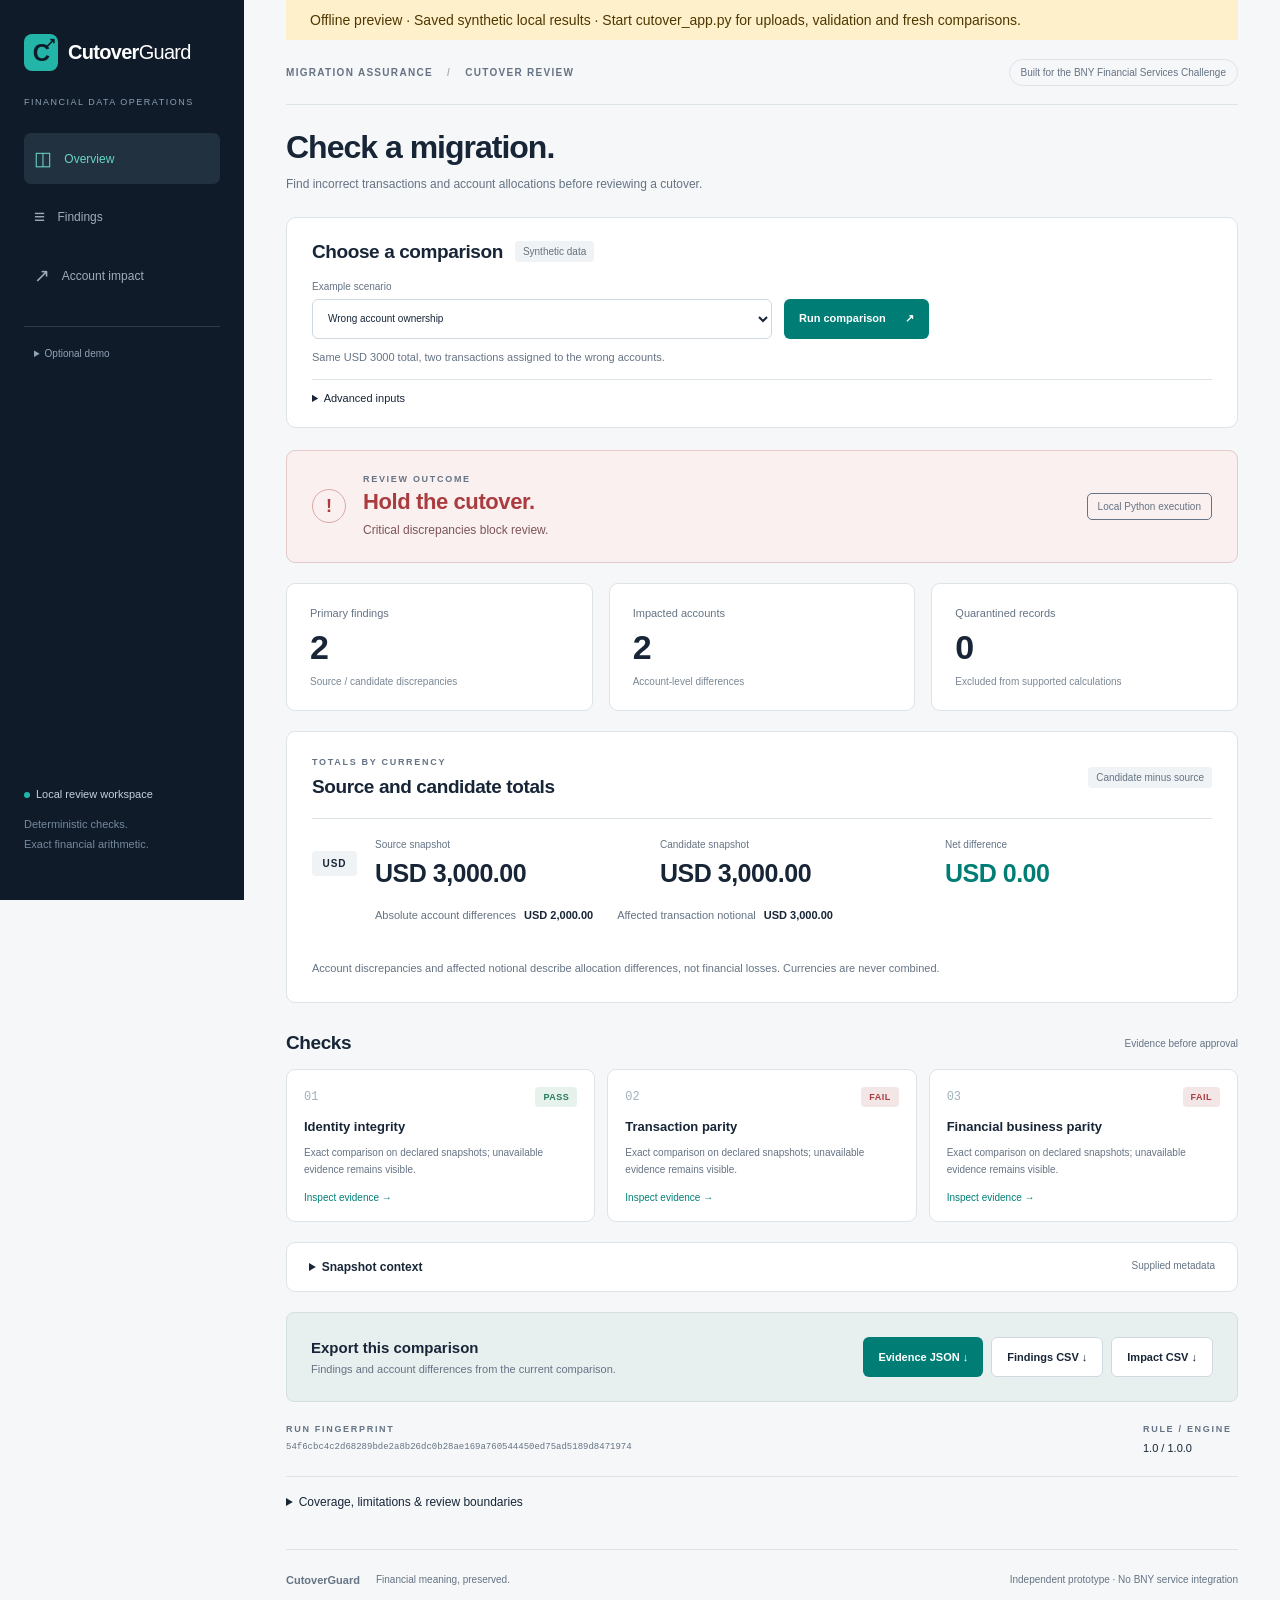
<file: cutover-preview.html>
<!doctype html>
<html lang="en">
<head><meta charset="utf-8"><meta name="viewport" content="width=device-width,initial-scale=1"><meta name="theme-color" content="#101b29"><title>CutoverGuard · Financial migration review</title><style>:root{--ink:#172537;--muted:#657384;--line:#dde4e8;--bg:#f5f7f8;--navy:#101b29;--teal:#007e76;--soft:#e5f2ef;--red:#aa3c40;--amber:#966413}*{box-sizing:border-box}body{margin:0;background:var(--bg);color:var(--ink);font-family:-apple-system,BlinkMacSystemFont,"Segoe UI",sans-serif;font-size:14px}button,select,input{font:inherit}button,a,label.upload-button,summary{cursor:pointer}button:focus-visible,a:focus-visible,select:focus-visible,summary:focus-visible,label:focus-within{outline:3px solid #29b8ad;outline-offset:3px}[hidden]{display:none!important}.sidebar{position:fixed;inset:0 auto 0 0;width:244px;background:var(--navy);color:#dce5ee;padding:34px 24px;display:flex;flex-direction:column;z-index:2}.brand{display:flex;align-items:center;gap:10px;color:white;text-decoration:none;font-size:20px;letter-spacing:-.7px;font-weight:700;white-space:nowrap}.brand-icon{width:34px;height:37px;background:#23b6a8;color:var(--navy);border-radius:8px;display:flex;align-items:center;justify-content:center;font-size:24px;position:relative}.brand-icon span{position:absolute;font-size:13px;right:3px;top:1px}.light{font-weight:400}.workspace-label{font-size:9px;letter-spacing:1.5px;margin:26px 0 26px;color:#8ba0b5}nav{display:grid;gap:8px}.nav{background:none;border:0;color:#9facba;text-align:left;padding:14px 10px;border-radius:7px;font-size:12px;white-space:nowrap}.nav span{font-size:19px;vertical-align:-2px;margin-right:9px}.nav.active{background:#21313f;color:#67d4c8}.nav:hover{color:white;background:#21313f}.sidebar-bottom{margin-top:auto;font-size:11px;color:#c4d1de;line-height:1.8}.sidebar-bottom p{color:#75899e}.status-dot{display:inline-block;width:6px;height:6px;border-radius:50%;background:#23b6a8;margin-right:6px}main{margin-left:244px;padding:0 42px;max-width:1620px}.topbar{display:flex;align-items:center;justify-content:space-between;height:79px;border-bottom:1px solid var(--line)}.breadcrumb{font-size:10px;font-weight:650;letter-spacing:1.3px;color:var(--muted)}.breadcrumb span{padding:0 10px;color:#a5b2bc}.scope-tag{font-size:10px;border:1px solid var(--line);border-radius:30px;padding:7px 11px;color:var(--muted)}.heading{display:flex;justify-content:space-between;padding:40px 0 32px;align-items:center}.eyebrow{font-size:9px;letter-spacing:1.7px;font-weight:750;color:var(--muted)}h1{font-size:clamp(34px,4vw,53px);line-height:1.08;letter-spacing:-2px;margin:15px 0}h1 span{color:var(--teal)}.heading p{line-height:1.7;color:var(--muted);margin:16px 0 0}.heading-mark{position:relative;display:flex;align-items:center;gap:22px;margin-right:35px;margin-top:-16px}.legacy-node,.cloud-node{width:67px;height:76px;display:grid;place-items:center;border:1px solid #c5d0d7;border-radius:13px;font-size:25px;font-weight:650;background:#fff;box-shadow:0 8px 25px #24354908}.cloud-node{background:var(--soft);color:var(--teal);border-color:#afd4cc}.bridge{font-size:28px;color:#a3b8bf}.mark-caption{position:absolute;bottom:-29px;left:0;right:0;text-align:center;font-size:9px;letter-spacing:1.5px;color:var(--muted)}.input-panel{padding:23px 25px;background:white;border:1px solid var(--line);border-radius:10px;margin-bottom:22px}.input-heading{display:flex;align-items:center;gap:12px;margin-bottom:18px}h2{margin:0;font-size:19px;letter-spacing:-.4px}h3{margin:0 0 7px;font-size:15px}.tag{display:inline-block;font-size:10px;padding:5px 8px;border-radius:4px;background:#f0f3f5;color:#64717e}.input-row{display:flex;align-items:flex-end;gap:11px;flex-wrap:wrap}.fixture-label{display:flex;flex-direction:column;font-size:10px;color:var(--muted);gap:7px;flex:1;min-width:210px}select{background:white;border:1px solid #cfd9df;border-radius:6px;color:var(--ink);padding:10px 32px 10px 11px;height:40px;max-width:100%}.primary,.secondary,.upload-button{border:0;border-radius:6px;padding:12px 15px;min-height:40px;font-weight:600;font-size:11px;white-space:nowrap}.primary{background:var(--teal);color:white}.primary:hover{background:#006b64}.primary span{margin-left:16px}.secondary,.upload-button{border:1px solid #cfd9df;background:white;color:var(--ink)}.secondary:hover,.upload-button:hover{background:#f0f5f5}.upload-button input{position:absolute;width:1px;height:1px;opacity:0}.quiet{background:#f6f8fa}.input-footer{display:flex;justify-content:space-between;gap:15px;margin-top:17px;align-items:center;font-size:11px;color:var(--muted)}.text-button{background:none;border:0;color:var(--teal);font-size:11px;white-space:nowrap}.review-state{display:flex;align-items:center;gap:17px;padding:23px 25px;border:1px solid #e3c9c9;background:#faf0ef;border-radius:9px;margin-bottom:20px}.state-symbol{display:grid;place-items:center;border:1px solid #dca6a7;color:var(--red);border-radius:50%;width:34px;height:34px;flex-shrink:0;font-size:18px;font-weight:650}.review-state h2{margin:5px 0 6px;font-size:22px;color:var(--red)}.review-state p{margin:0;font-size:12px;color:#7d5557;line-height:1.5}.review-state.ready_for_review{background:#eaf5f0;border-color:#bddbca}.review-state.ready_for_review h2,.review-state.ready_for_review .state-symbol{color:#197b59}.review-state.ready_for_review p{color:#47745f}.review-state.incomplete{background:#fbf5e8;border-color:#e7d9b6}.review-state.incomplete h2,.review-state.incomplete .state-symbol{color:var(--amber)}.review-state.incomplete p{color:#8a7350}.execution{margin-left:auto;font-size:10px;border:1px solid currentColor;padding:7px 10px;border-radius:5px;white-space:nowrap;color:var(--muted)}.stats{display:grid;grid-template-columns:repeat(3,1fr);gap:16px;margin-bottom:20px}.stats article{border:1px solid var(--line);background:white;border-radius:9px;padding:23px}.stat-label{font-size:11px;color:var(--muted)}.stat-value{font-size:34px;font-weight:650;letter-spacing:-1px;margin:9px 0}.stats p{font-size:10px;color:#7a8895;margin:0}.card{background:white;border:1px solid var(--line);border-radius:9px;padding:25px;margin-bottom:20px}.section-heading{display:flex;justify-content:space-between;align-items:center;gap:15px;margin-bottom:20px}.section-heading .eyebrow{margin-bottom:9px}.section-heading>span{font-size:10px;color:var(--muted)}.total-row{display:grid;grid-template-columns:45px repeat(3,1fr);align-items:center;gap:18px;padding:20px 0;border-top:1px solid var(--line)}.currency{font-size:10px;font-weight:700;letter-spacing:1px;background:#f0f3f5;padding:7px 6px;border-radius:4px;text-align:center}.money-label{font-size:10px;color:var(--muted);margin-bottom:9px}.money-value{font-size:25px;font-weight:600;letter-spacing:-.5px;font-variant-numeric:tabular-nums}.zero{color:var(--teal)}.delta-detail{grid-column:2/-1;font-size:11px;line-height:1.8;color:var(--muted);display:flex;gap:24px;flex-wrap:wrap}.delta-detail strong{color:var(--ink);font-weight:600;margin-left:8px}.footnote,.section-note{font-size:11px;line-height:1.6;color:var(--muted);margin:14px 0 0}.check-heading{margin-top:29px;margin-bottom:15px}.checks{display:grid;grid-template-columns:repeat(3,1fr);gap:16px;margin-bottom:20px}.check-card{background:white;border:1px solid var(--line);padding:22px;border-radius:9px}.check-index{font-family:monospace;color:#9fb1be;font-size:12px}.check-top{display:flex;align-items:center;justify-content:space-between;margin-bottom:15px}.pill{font-size:9px;padding:5px 8px;border-radius:4px;text-transform:uppercase;letter-spacing:.5px;font-weight:650;background:#f3e6e6;color:var(--red)}.pill.pass{color:#267b5f;background:#e6f2eb}.pill.unknown{color:var(--amber);background:#f8f0df}.check-card h3{font-size:15px}.check-card p{font-size:11px;line-height:1.7;color:var(--muted)}.check-card button{background:none;border:0;padding:0;color:var(--teal);font-size:10px}.snapshot-grid{display:grid;grid-template-columns:1fr 1fr;gap:24px}.snapshot-grid>div+div{border-left:1px solid var(--line);padding-left:24px}.snapshot-title{font-size:10px;font-weight:700;letter-spacing:1px;margin-bottom:18px}dl{display:grid;grid-template-columns:135px 1fr;gap:10px;margin:0;font-size:11px}dt{color:var(--muted)}dd{margin:0;overflow-wrap:anywhere}.filter-label{font-size:10px;color:var(--muted);display:flex;gap:10px;align-items:center}.filter-label select{font-size:11px}.issue{border:1px solid var(--line);border-radius:7px;margin-top:11px;overflow:hidden}.issue summary{display:flex;gap:12px;align-items:center;padding:17px;font-size:12px}.issue summary:before{content:'+';color:var(--muted);font-size:18px}.issue[open] summary:before{content:'−'}.issue summary .issue-main{flex:1;min-width:0}.issue summary strong{display:block;margin-bottom:5px}.issue summary small{color:var(--muted);font-size:10px;overflow-wrap:anywhere}.issue-body{border-top:1px solid var(--line);padding:18px;font-size:12px;line-height:1.6}.compare-values{display:grid;grid-template-columns:1fr 1fr;gap:14px;margin:15px 0}.value-box{background:#f5f7f9;padding:13px;border-radius:5px;min-width:0}.value-box span{display:block;font-size:9px;color:var(--muted);letter-spacing:1px;margin-bottom:8px}.value-box code{white-space:pre-wrap;overflow-wrap:anywhere;font-size:11px}pre{white-space:pre-wrap;overflow-wrap:anywhere;font-size:11px;color:var(--muted);background:#f6f8fa;padding:14px;border-radius:5px;max-height:260px;overflow:auto}.table-scroll{overflow-x:auto;margin-top:20px}table{width:100%;border-collapse:collapse;text-align:left;font-size:11px}th{color:var(--muted);font-weight:500;font-size:10px;background:#f7f9fa;padding:13px}td{padding:16px 13px;border-bottom:1px solid #e9edf0;white-space:nowrap}td.numeric{text-align:right;font-family:monospace;font-size:12px}th.numeric{text-align:right}.account-id{font-family:monospace;font-weight:650;color:var(--ink)}.negative{color:var(--red)}.positive{color:var(--teal)}.no-findings{border:1px dashed var(--line);padding:25px;border-radius:6px;margin-top:18px;font-size:12px;color:var(--muted)}.graph-nodes{display:flex;gap:12px;flex-wrap:wrap;margin-top:20px}.graph-node{border:1px solid #c8ddd8;background:#eff7f4;border-radius:6px;padding:16px;min-width:135px}.graph-node strong{font-size:12px;display:block}.graph-node code{display:block;font-size:9px;color:var(--muted);margin-top:8px}.graph-edges{margin-top:18px;display:grid;gap:8px;color:var(--muted);font-size:11px}.graph-edge{background:#f6f8fa;padding:12px;border-radius:5px;overflow-wrap:anywhere}.graph-edge span{color:var(--teal);padding:0 10px}.export-bar{margin-top:30px;display:flex;align-items:center;justify-content:space-between;gap:20px;padding:24px;background:#e8efef;border:1px solid #d4dfdf;border-radius:8px}.export-bar p{font-size:11px;margin:0;color:var(--muted)}.export-actions{display:flex;gap:8px;flex-wrap:wrap}.provenance{margin:22px 0;display:flex;justify-content:space-between;gap:20px}.provenance .eyebrow{display:block;margin-bottom:8px}.provenance code{font-size:9px;overflow-wrap:anywhere;display:block;max-width:650px;color:var(--muted)}.provenance>div:last-child{min-width:95px;font-size:11px}.methodology{font-size:11px;line-height:1.8;color:var(--muted);padding:15px 0;border-top:1px solid var(--line)}.methodology summary{font-size:12px;color:var(--ink)}.methodology h3{margin-top:18px}footer{display:flex;gap:16px;align-items:center;border-top:1px solid var(--line);margin-top:20px;padding:24px 0;font-size:11px;font-weight:650;color:var(--muted)}footer span{font-size:10px;font-weight:400}footer span:last-child{margin-left:auto}#error{padding:18px;background:#fff0ee;border:1px solid #e9b9b5;color:#a13c3c;border-radius:8px;margin-bottom:20px;font-size:12px;line-height:1.5}#loading,.empty{padding:30px;text-align:center;color:var(--muted);font-size:12px}.spinner{display:inline-block;width:14px;height:14px;border:2px solid #d5e3df;border-top-color:var(--teal);border-radius:50%;animation:spin 1s linear infinite;vertical-align:-3px;margin-right:8px}@keyframes spin{to{transform:rotate(360deg)}}button:disabled{opacity:.55;cursor:wait}@media(max-width:1150px){.sidebar{width:205px;padding:30px 18px}.brand{font-size:17px}main{margin-left:205px;padding:0 27px}.heading-mark{margin-right:0;gap:14px}.legacy-node,.cloud-node{width:54px;height:63px}.export-bar{align-items:flex-start;flex-direction:column}.money-value{font-size:21px}.execution{white-space:normal;max-width:160px}.nav{font-size:11px;padding:14px 7px}.nav span{margin-right:4px}}@media(max-width:800px){.sidebar{position:static;width:auto;padding:17px 20px;display:block}.brand{font-size:20px}.workspace-label,.sidebar-bottom{display:none}nav{display:flex;margin-top:17px;gap:5px}.nav{flex:1;text-align:center;padding:10px 5px;font-size:10px}.nav span{display:none}main{margin-left:0;padding:0 20px}.topbar{height:60px}.scope-tag{display:none}.heading{padding-top:30px}.heading-mark{display:none}h1{font-size:42px}.stats,.checks{gap:10px}.stats article,.check-card{padding:17px}.review-state{padding:18px}.execution{font-size:9px}.input-footer{align-items:flex-start}.total-row{gap:12px}.money-value{font-size:19px}.card{padding:20px}.snapshot-grid{gap:15px}.snapshot-grid>div+div{padding-left:15px}dl{grid-template-columns:1fr;gap:5px}dd{margin-bottom:8px}.provenance{flex-direction:column}footer{flex-wrap:wrap}footer span:last-child{margin-left:0;width:100%}}@media(max-width:520px){main{padding:0 14px}.heading p{font-size:12px}.eyebrow{font-size:8px;letter-spacing:1.3px}.input-panel{padding:19px}.fixture-label{flex-basis:100%}.input-row>.primary{flex:1}.upload-button{flex:1;text-align:center}.input-footer{display:block;line-height:1.6}.text-button{display:block;margin-top:10px;padding:0}.review-state{align-items:flex-start;gap:10px;flex-wrap:wrap}.review-state>div:nth-child(2){flex:1}.execution{margin-left:44px;max-width:none}.stats{gap:7px}.stats article{padding:15px 10px}.stat-label{font-size:9px}.stat-value{font-size:27px}.stats p{font-size:9px;line-height:1.4}.checks{grid-template-columns:1fr}.check-card{padding:18px}.check-card p{margin:8px 0}.total-row{grid-template-columns:35px 1fr;gap:14px}.total-row>div:not(.currency){grid-column:2}.currency{grid-row:1/4;align-self:start}.delta-detail{grid-column:2!important;gap:4px;flex-direction:column}.money-value{font-size:22px}.snapshot-grid{grid-template-columns:1fr}.snapshot-grid>div+div{padding-left:0;border-left:0;border-top:1px solid var(--line);padding-top:20px}.section-heading{align-items:flex-start}.section-heading>span{max-width:110px;text-align:right}.filter-label{display:block}.filter-label select{display:block;margin-top:5px;width:100px}.compare-values{grid-template-columns:1fr}.issue summary{padding:13px}.issue summary .pill{font-size:8px}h2{font-size:17px}.export-actions{width:100%}.export-actions button{flex:1}.desktop{display:none}}
@media(prefers-reduced-motion:reduce){.spinner{animation:none}}
.replay-toolbar{display:flex;gap:10px;align-items:flex-end;margin-top:24px}.replay-toolbar .fixture-label{max-width:330px}.timeline-row{display:flex;justify-content:space-between;margin-top:26px;font-size:11px;color:var(--muted)}.timeline-row output{color:var(--teal);font-weight:650}.replay-slider{width:100%;accent-color:var(--teal);margin:15px 0 22px;cursor:pointer}.replay-stage{background:#f6f9fa;border:1px solid var(--line);border-radius:9px;padding:22px}.stage-caption{font-size:12px;line-height:1.6;text-align:center;color:var(--muted);min-height:36px}.replay-paths{display:grid;grid-template-columns:1fr 1fr;gap:30px;margin-top:20px}.replay-path{background:white;border:1px solid var(--line);border-radius:8px;padding:22px;text-align:center}.candidate-path{border-color:#b9d8d2}.replay-event{font-size:15px;font-weight:650;margin:17px 0 0;line-height:1.8}.replay-event small{font-size:10px;color:var(--muted);display:block;font-weight:400}.path-arrow{font-size:25px;color:#a0b8bf;margin:10px 0}.replay-account{padding:15px;border-radius:6px;background:#edf3f5;font-family:monospace;font-size:14px;font-weight:650;min-height:48px}.candidate-path .replay-account{background:#eaf5f1}.replay-account.different{background:#faeded;color:var(--red)}.replay-balances{margin-top:17px;display:grid;gap:10px;font-size:11px}.replay-balances>div{display:flex;justify-content:space-between;gap:10px}.replay-balances span{font-family:monospace;color:var(--muted)}.replay-balances strong{font-variant-numeric:tabular-nums;font-weight:600}.replay-facts{display:grid;grid-template-columns:1fr 1fr;border:1px solid var(--line);border-radius:8px;margin:20px 0;padding:20px;gap:20px}.replay-facts span{display:block;color:var(--muted);font-size:10px;margin-bottom:9px}.replay-facts strong{font-size:24px;font-weight:650}.replay-delta-title{margin-top:25px}.replay-provenance{border-top:1px solid var(--line);margin-top:20px;padding-top:15px;color:var(--muted);font-size:11px;line-height:1.7}.replay-provenance dd{overflow-wrap:anywhere;font-family:monospace;font-size:9px}.replay-provenance dl{grid-template-columns:150px 1fr}.genie-question{border-left:3px solid var(--teal);padding:17px 20px;background:#f1f7f5;color:var(--teal);margin-top:20px;font-size:15px;line-height:1.5}#replay-error{background:#fff0ee;color:var(--red);padding:15px;margin-top:18px;border-radius:6px;font-size:12px}#replay-loading{color:var(--muted);font-size:12px;padding:18px 0}@media(max-width:800px){nav{flex-wrap:wrap}.nav{min-width:145px}.replay-paths{gap:12px}.replay-path{padding:16px}.replay-stage{padding:15px}.replay-toolbar{flex-wrap:wrap}.replay-toolbar .fixture-label{flex-basis:100%;max-width:none}.replay-provenance dl{grid-template-columns:1fr}}@media(max-width:520px){.replay-paths{grid-template-columns:1fr}.replay-facts{padding:17px;gap:12px}.replay-facts strong{font-size:20px}.replay-balances>div{font-size:10px}.nav{min-width:120px}}
/* Focus the main workflow; supporting metadata opens on demand. */
.compact-heading{padding:25px 0 23px}.compact-heading h1{font-size:32px;letter-spacing:-1px;margin:0}.compact-heading p{margin-top:9px;font-size:12px}.optional-nav{margin-top:17px;border-top:1px solid #2b3b4c;padding-top:14px;color:#91a4b6}.optional-nav summary{font-size:10px;padding:7px 10px}.optional-nav .nav{width:100%;margin-top:7px}.advanced-inputs{border-top:1px solid var(--line);margin-top:16px;padding-top:12px;color:var(--muted);font-size:11px}.advanced-inputs summary{color:var(--ink);font-size:11px}.advanced-inputs p{font-size:11px;line-height:1.6}.advanced-actions{display:flex;gap:10px;flex-wrap:wrap;margin-top:12px}.compact-details{padding:17px 22px}.compact-details>summary{font-size:12px;font-weight:600}.compact-details>summary span{float:right;font-size:10px;color:var(--muted);font-weight:400}.compact-details[open]>summary{margin-bottom:22px}.checks{gap:12px}.check-card{padding:17px}.check-card h3{font-size:13px}.check-card p{font-size:10px}.check-top{margin-bottom:12px}.input-panel .fixture-label{max-width:460px}.input-panel .input-row{gap:12px}.input-panel .input-footer{margin-top:12px}.export-bar{margin-top:20px}.topbar{height:65px}@media(max-width:800px){nav .optional-nav{flex-basis:100%;margin-top:5px;padding-top:7px}.optional-nav summary{padding:4px;font-size:9px}.optional-nav .nav{width:auto;min-width:0;text-align:left}.compact-heading h1{font-size:29px}.compact-heading{padding:23px 0}.input-panel .fixture-label{max-width:none}.compact-details>summary span{float:none;display:block;margin:7px 0 0}}@media(max-width:520px){.advanced-actions{flex-direction:column}.advanced-actions .upload-button{width:100%}.compact-heading h1{font-size:27px}.compact-heading p{font-size:11px}.checks{gap:8px}.check-card .check-top{margin-bottom:7px}.check-card{padding:14px}.input-panel .input-row>.primary{flex:none;align-self:flex-end}.input-panel .fixture-label{flex-basis:100%}}
</style></head>
<body>
<aside class="sidebar"><a class="brand" href="/" aria-label="CutoverGuard home"><span class="brand-icon">C<span>↗</span></span><span>Cutover<span class="light">Guard</span></span></a><div class="workspace-label">FINANCIAL DATA OPERATIONS</div><nav aria-label="Review views"><button class="nav active" data-view="summary" aria-current="page"><span>◫</span> Overview</button><button class="nav" data-view="evidence"><span>≡</span> Findings</button><button class="nav" data-view="impact"><span>↗</span> Account impact</button><details class="optional-nav"><summary>Optional demo</summary><button class="nav" data-view="replay"><span>▷</span> Process replay</button></details></nav><div class="sidebar-bottom"><div class="status-dot"></div><span>Local review workspace</span><p>Deterministic checks.<br>Exact financial arithmetic.</p></div></aside>
<main><div style="padding:12px 24px;background:#fff0cc;color:#4f3700;font-size:14px">Offline preview · Saved synthetic local results · Start cutover_app.py for uploads, validation and fresh comparisons.</div>
<header class="topbar"><span class="breadcrumb">MIGRATION ASSURANCE <span>/</span> CUTOVER REVIEW</span><span class="scope-tag">Built for the BNY Financial Services Challenge</span></header>
<section class="heading compact-heading"><div><h1>Check a migration.</h1><p>Find incorrect transactions and account allocations before reviewing a cutover.</p></div></section>
<section class="input-panel" aria-labelledby="input-title"><div class="input-heading"><h2 id="input-title">Choose a comparison</h2><span id="data-label" class="tag">Synthetic demo</span></div><div class="input-row"><label class="fixture-label">Example scenario<select id="fixture"><option value="defective">Wrong account ownership</option></select></label><button id="run" class="primary">Run comparison <span>↗</span></button></div><div class="input-footer"><span id="input-description">Synthetic source and candidate snapshots. No client data.</span></div><details class="advanced-inputs"><summary>Advanced inputs</summary><p>Use your own snapshot bundle, or inspect a previously exported report.</p><div class="advanced-actions"><label class="upload-button">Upload input bundle<input id="bundle-file" type="file" accept=".json,application/json"></label><label class="upload-button quiet">Import saved report<input id="report-file" type="file" accept=".json,application/json"></label><button id="download-input" class="secondary">Download input JSON ↓</button></div></details></section>
<p id="data-context" class="section-note" hidden></p>
<div id="error" role="alert" hidden></div><div id="loading" role="status" aria-live="polite" hidden><span class="spinner"></span> Comparing snapshots and preparing evidence…</div><div id="empty" class="empty" hidden>No current result. Run this comparison to see its evidence.</div>
<div id="result" hidden>
<section id="review-state" class="review-state"><div class="state-symbol" id="state-symbol">!</div><div><div class="eyebrow">REVIEW OUTCOME</div><h2 id="state-title"></h2><p id="state-description"></p></div><span id="execution" class="execution"></span></section>
<div class="view" id="view-summary">
<section class="stats" aria-label="Comparison summary"><article><div class="stat-label">Primary findings</div><div class="stat-value" id="finding-count">—</div><p>Source / candidate discrepancies</p></article><article><div class="stat-label">Impacted accounts</div><div class="stat-value" id="account-count">—</div><p>Account-level differences</p></article><article><div class="stat-label">Quarantined records</div><div class="stat-value" id="quarantine-count">—</div><p>Excluded from supported calculations</p></article></section>
<section class="card totals-card"><div class="section-heading"><div><div class="eyebrow">TOTALS BY CURRENCY</div><h2>Source and candidate totals</h2></div><span class="tag">Candidate minus source</span></div><div id="totals"></div><p class="footnote">Account discrepancies and affected notional describe allocation differences, not financial losses. Currencies are never combined.</p></section>
<div class="section-heading check-heading"><h2>Checks</h2><span>Evidence before approval</span></div><section id="checks" class="checks"></section>
<details class="card compact-details snapshots"><summary>Snapshot context <span>Supplied metadata</span></summary><div id="snapshots"></div></details>
</div>
<div class="view" id="view-evidence" hidden><section class="card"><div class="section-heading"><div><div class="eyebrow">TRACE EVERY DIFFERENCE</div><h2>Finding evidence</h2></div><label class="filter-label">Filter check<select id="check-filter"><option value="all">All checks</option><option value="identity">Identity</option><option value="transactions">Transactions</option><option value="business">Business parity</option></select></label></div><p class="section-note">Primary discrepancies stay separate from derived account effects. Expand a finding for its source and candidate values.</p><div id="issues"></div></section><section class="card"><div class="section-heading"><h2>Quarantine</h2><span>Invalid records remain visible</span></div><div id="quarantine"></div></section></div>
<div class="view" id="view-impact" hidden><section class="card"><div class="section-heading"><div><div class="eyebrow">FOLLOW THE FINANCIAL EFFECT</div><h2>Account-level allocation</h2></div><span class="tag">No currency conversion</span></div><p class="section-note">Positive values mean more allocated to the candidate account; negative values mean less. Neither is a loss estimate.</p><div id="impacts"></div></section><details class="card compact-details"><summary>Declared report dependencies <span>Declared · not discovered</span></summary><p class="section-note">This graph is supplied metadata. It shows possible propagation paths, not automatically verified lineage or calculated report losses.</p><div id="graph"></div></details></div>
<div class="view" id="view-replay" hidden>
<section class="card replay-intro"><div class="section-heading"><div><div class="eyebrow">A CONTROLLED PROCESS SIMULATION</div><h2>Watch the allocation diverge.</h2></div><span class="tag">Synthetic · local · two events</span></div><p class="section-note">The same ordered events pass through a source path and a candidate path. This is an illustrative replay of known synthetic inputs, not a live system or a Databricks streaming run.</p><div class="replay-toolbar"><label class="fixture-label">Candidate mapping<select id="replay-scenario"><option value="defective">Defective: swapped ownership</option><option value="fixed">Fixed: preserved ownership</option></select></label><button id="replay-play" class="primary" disabled>Play replay ▷</button><button id="replay-reset" class="secondary" disabled>Reset ↺</button></div><div id="replay-error" role="alert" hidden></div><p id="replay-loading" role="status" hidden>Preparing synthetic replay frames…</p><div id="replay-content" hidden><div class="timeline-row"><label for="replay-step">Event progress</label><output id="replay-progress" for="replay-step">0 / 2</output></div><input id="replay-step" class="replay-slider" type="range" min="0" max="2" step="1" value="0" aria-label="Replay event progress"><div class="replay-stage"><div class="stage-caption" id="replay-caption" aria-live="polite"></div><div class="replay-paths"><article class="replay-path"><div class="eyebrow">SOURCE PATH</div><div class="replay-event" id="replay-source-event"></div><div class="path-arrow" aria-hidden="true">↓</div><div class="replay-account" id="replay-source-account"></div><div id="replay-source-balances"></div></article><article class="replay-path candidate-path"><div class="eyebrow">CANDIDATE PATH</div><div class="replay-event" id="replay-candidate-event"></div><div class="path-arrow" aria-hidden="true">↓</div><div class="replay-account" id="replay-candidate-account"></div><div id="replay-candidate-balances"></div></article></div></div><div class="replay-facts"><div><span>Processed ownership mismatches</span><strong id="replay-mismatches"></strong></div><div><span>Net allocation difference</span><strong id="replay-net"></strong></div></div><h3 class="replay-delta-title">Account differences at this step</h3><div id="replay-deltas"></div><p class="footnote">Intermediate frames are partially processed simulation states, not cutover review outcomes. Account differences are allocations, not losses.</p><details class="replay-provenance"><summary>Replay inputs & limitations</summary><p>These are local synthetic snapshot and simulation fingerprints, not remote execution IDs. The fixture comparison fingerprint identifies the complete replay input pair; exports below still belong to the main comparison, which may use different inputs.</p><dl><dt>Source snapshot fingerprint</dt><dd id="replay-source-run"></dd><dt>Candidate snapshot fingerprint</dt><dd id="replay-candidate-run"></dd><dt>Simulation fingerprint</dt><dd id="replay-id"></dd><dt>Fixture comparison fingerprint</dt><dd id="replay-comparison-id"></dd></dl><ul id="replay-limitations"></ul></details></div></section>
</div>
<section class="export-bar"><div><h3>Export this comparison</h3><p>Findings and account differences from the current comparison.</p></div><div class="export-actions"><button id="export-json" class="primary">Evidence JSON ↓</button><button id="export-issues" class="secondary">Findings CSV ↓</button><button id="export-impacts" class="secondary">Impact CSV ↓</button></div></section>
<section class="provenance"><div><span class="eyebrow">RUN FINGERPRINT</span><code id="run-id"></code></div><div><span class="eyebrow">RULE / ENGINE</span><span id="versions"></span></div></section>
<details class="methodology"><summary>Coverage, limitations & review boundaries</summary><h3>Execution provenance</h3><p id="execution-note"></p><pre id="execution-detail"></pre><h3>Coverage</h3><div id="coverage"></div><h3>Limitations</h3><ul id="limitations"></ul><p>Ready for review means these implemented checks passed on declared inputs. It is not regulatory certification or an automatic production cutover.</p></details>
</div><footer>CutoverGuard <span>Financial meaning, preserved.</span><span>Independent prototype · No BNY service integration</span></footer>
</main><script>const saved={"examples": [{"id": "defective", "label": "Defective", "description": "Same USD 3000 total, two transactions assigned to the wrong accounts."}, {"id": "clean", "label": "Clean", "description": "Identical source and candidate snapshots."}, {"id": "fixed", "label": "Fixed", "description": "Corrected candidate restores both transaction account associations."}, {"id": "missing_metadata", "label": "Missing Metadata", "description": "Candidate completion watermark is unknown."}, {"id": "duplicate_keys", "label": "Duplicate Keys", "description": "Candidate has duplicate profile and event keys; joins are blocked."}, {"id": "lost_identifier", "label": "Lost Identifier", "description": "Candidate loses leading zeros on an account link."}, {"id": "missing_extra", "label": "Missing Extra", "description": "Candidate replaces E2 with extra E3."}, {"id": "compensating_amounts", "label": "Compensating Amounts", "description": "Equal/opposite amount changes cancel at firm level."}, {"id": "mixed_currency", "label": "Mixed Currency", "description": "Separate USD and EUR balances with a changed event currency."}, {"id": "timezone_equivalent", "label": "Timezone Equivalent", "description": "Different timezone strings represent the same instant."}, {"id": "malformed", "label": "Malformed", "description": "Invalid amount and naive timestamp records require quarantine."}], "bundles": {"defective": {"schema_version": "1.0", "data_kind": "synthetic", "source": {"snapshot_id": "synthetic-source-v1", "captured_at": "2026-10-10T00:05:00Z", "mapping_version": "source-map-v1", "window_start": "2026-10-09T00:00:00Z", "window_end": "2026-10-10T00:00:00Z", "complete_through": "2026-10-10T00:00:00Z", "profiles": [{"account_id": "0001", "customer_id": "C1"}, {"account_id": "0002", "customer_id": "C2"}], "transactions": [{"event_id": "E1", "account_id": "0001", "amount_minor": "100000", "currency": "USD", "event_time": "2026-10-09T12:00:00Z"}, {"event_id": "E2", "account_id": "0002", "amount_minor": "200000", "currency": "USD", "event_time": "2026-10-09T13:00:00Z"}]}, "candidate": {"snapshot_id": "synthetic-candidate-defective-v1", "captured_at": "2026-10-10T00:05:00Z", "mapping_version": "cloud-map-v1", "window_start": "2026-10-09T00:00:00Z", "window_end": "2026-10-10T00:00:00Z", "complete_through": "2026-10-10T00:00:00Z", "profiles": [{"account_id": "0001", "customer_id": "C1"}, {"account_id": "0002", "customer_id": "C2"}], "transactions": [{"event_id": "E1", "account_id": "0002", "amount_minor": "100000", "currency": "USD", "event_time": "2026-10-09T12:00:00Z"}, {"event_id": "E2", "account_id": "0001", "amount_minor": "200000", "currency": "USD", "event_time": "2026-10-09T13:00:00Z"}]}, "config": {"rule_version": "1.0", "currency_scales": {"USD": 2, "EUR": 2}}, "dependency_graph": {"nodes": [{"id": "profiles", "label": "Account master"}, {"id": "transactions", "label": "Cash events"}, {"id": "account_cash", "label": "Account cash report"}], "edges": [{"from": "profiles", "to": "transactions"}, {"from": "transactions", "to": "account_cash"}]}}, "clean": {"schema_version": "1.0", "data_kind": "synthetic", "source": {"snapshot_id": "synthetic-source-v1", "captured_at": "2026-10-10T00:05:00Z", "mapping_version": "source-map-v1", "window_start": "2026-10-09T00:00:00Z", "window_end": "2026-10-10T00:00:00Z", "complete_through": "2026-10-10T00:00:00Z", "profiles": [{"account_id": "0001", "customer_id": "C1"}, {"account_id": "0002", "customer_id": "C2"}], "transactions": [{"event_id": "E1", "account_id": "0001", "amount_minor": "100000", "currency": "USD", "event_time": "2026-10-09T12:00:00Z"}, {"event_id": "E2", "account_id": "0002", "amount_minor": "200000", "currency": "USD", "event_time": "2026-10-09T13:00:00Z"}]}, "candidate": {"snapshot_id": "synthetic-candidate-clean-v1", "captured_at": "2026-10-10T00:05:00Z", "mapping_version": "cloud-map-v1", "window_start": "2026-10-09T00:00:00Z", "window_end": "2026-10-10T00:00:00Z", "complete_through": "2026-10-10T00:00:00Z", "profiles": [{"account_id": "0001", "customer_id": "C1"}, {"account_id": "0002", "customer_id": "C2"}], "transactions": [{"event_id": "E1", "account_id": "0001", "amount_minor": "100000", "currency": "USD", "event_time": "2026-10-09T12:00:00Z"}, {"event_id": "E2", "account_id": "0002", "amount_minor": "200000", "currency": "USD", "event_time": "2026-10-09T13:00:00Z"}]}, "config": {"rule_version": "1.0", "currency_scales": {"USD": 2, "EUR": 2}}, "dependency_graph": {"nodes": [{"id": "profiles", "label": "Account master"}, {"id": "transactions", "label": "Cash events"}, {"id": "account_cash", "label": "Account cash report"}], "edges": [{"from": "profiles", "to": "transactions"}, {"from": "transactions", "to": "account_cash"}]}}, "fixed": {"schema_version": "1.0", "data_kind": "synthetic", "source": {"snapshot_id": "synthetic-source-v1", "captured_at": "2026-10-10T00:05:00Z", "mapping_version": "source-map-v1", "window_start": "2026-10-09T00:00:00Z", "window_end": "2026-10-10T00:00:00Z", "complete_through": "2026-10-10T00:00:00Z", "profiles": [{"account_id": "0001", "customer_id": "C1"}, {"account_id": "0002", "customer_id": "C2"}], "transactions": [{"event_id": "E1", "account_id": "0001", "amount_minor": "100000", "currency": "USD", "event_time": "2026-10-09T12:00:00Z"}, {"event_id": "E2", "account_id": "0002", "amount_minor": "200000", "currency": "USD", "event_time": "2026-10-09T13:00:00Z"}]}, "candidate": {"snapshot_id": "synthetic-candidate-fixed-v1", "captured_at": "2026-10-10T00:05:00Z", "mapping_version": "cloud-map-v1", "window_start": "2026-10-09T00:00:00Z", "window_end": "2026-10-10T00:00:00Z", "complete_through": "2026-10-10T00:00:00Z", "profiles": [{"account_id": "0001", "customer_id": "C1"}, {"account_id": "0002", "customer_id": "C2"}], "transactions": [{"event_id": "E1", "account_id": "0001", "amount_minor": "100000", "currency": "USD", "event_time": "2026-10-09T12:00:00Z"}, {"event_id": "E2", "account_id": "0002", "amount_minor": "200000", "currency": "USD", "event_time": "2026-10-09T13:00:00Z"}]}, "config": {"rule_version": "1.0", "currency_scales": {"USD": 2, "EUR": 2}}, "dependency_graph": {"nodes": [{"id": "profiles", "label": "Account master"}, {"id": "transactions", "label": "Cash events"}, {"id": "account_cash", "label": "Account cash report"}], "edges": [{"from": "profiles", "to": "transactions"}, {"from": "transactions", "to": "account_cash"}]}}, "missing_metadata": {"schema_version": "1.0", "data_kind": "synthetic", "source": {"snapshot_id": "synthetic-source-v1", "captured_at": "2026-10-10T00:05:00Z", "mapping_version": "source-map-v1", "window_start": "2026-10-09T00:00:00Z", "window_end": "2026-10-10T00:00:00Z", "complete_through": "2026-10-10T00:00:00Z", "profiles": [{"account_id": "0001", "customer_id": "C1"}, {"account_id": "0002", "customer_id": "C2"}], "transactions": [{"event_id": "E1", "account_id": "0001", "amount_minor": "100000", "currency": "USD", "event_time": "2026-10-09T12:00:00Z"}, {"event_id": "E2", "account_id": "0002", "amount_minor": "200000", "currency": "USD", "event_time": "2026-10-09T13:00:00Z"}]}, "candidate": {"snapshot_id": "synthetic-candidate-missing_metadata-v1", "captured_at": "2026-10-10T00:05:00Z", "mapping_version": "cloud-map-v1", "window_start": "2026-10-09T00:00:00Z", "window_end": "2026-10-10T00:00:00Z", "complete_through": null, "profiles": [{"account_id": "0001", "customer_id": "C1"}, {"account_id": "0002", "customer_id": "C2"}], "transactions": [{"event_id": "E1", "account_id": "0001", "amount_minor": "100000", "currency": "USD", "event_time": "2026-10-09T12:00:00Z"}, {"event_id": "E2", "account_id": "0002", "amount_minor": "200000", "currency": "USD", "event_time": "2026-10-09T13:00:00Z"}]}, "config": {"rule_version": "1.0", "currency_scales": {"USD": 2, "EUR": 2}}, "dependency_graph": {"nodes": [{"id": "profiles", "label": "Account master"}, {"id": "transactions", "label": "Cash events"}, {"id": "account_cash", "label": "Account cash report"}], "edges": [{"from": "profiles", "to": "transactions"}, {"from": "transactions", "to": "account_cash"}]}}, "duplicate_keys": {"schema_version": "1.0", "data_kind": "synthetic", "source": {"snapshot_id": "synthetic-source-v1", "captured_at": "2026-10-10T00:05:00Z", "mapping_version": "source-map-v1", "window_start": "2026-10-09T00:00:00Z", "window_end": "2026-10-10T00:00:00Z", "complete_through": "2026-10-10T00:00:00Z", "profiles": [{"account_id": "0001", "customer_id": "C1"}, {"account_id": "0002", "customer_id": "C2"}], "transactions": [{"event_id": "E1", "account_id": "0001", "amount_minor": "100000", "currency": "USD", "event_time": "2026-10-09T12:00:00Z"}, {"event_id": "E2", "account_id": "0002", "amount_minor": "200000", "currency": "USD", "event_time": "2026-10-09T13:00:00Z"}]}, "candidate": {"snapshot_id": "synthetic-candidate-duplicate_keys-v1", "captured_at": "2026-10-10T00:05:00Z", "mapping_version": "cloud-map-v1", "window_start": "2026-10-09T00:00:00Z", "window_end": "2026-10-10T00:00:00Z", "complete_through": "2026-10-10T00:00:00Z", "profiles": [{"account_id": "0001", "customer_id": "C1"}, {"account_id": "0002", "customer_id": "C2"}, {"account_id": "0001", "customer_id": "C1"}], "transactions": [{"event_id": "E1", "account_id": "0001", "amount_minor": "100000", "currency": "USD", "event_time": "2026-10-09T12:00:00Z"}, {"event_id": "E2", "account_id": "0002", "amount_minor": "200000", "currency": "USD", "event_time": "2026-10-09T13:00:00Z"}, {"event_id": "E1", "account_id": "0001", "amount_minor": "100000", "currency": "USD", "event_time": "2026-10-09T12:00:00Z"}]}, "config": {"rule_version": "1.0", "currency_scales": {"USD": 2, "EUR": 2}}, "dependency_graph": {"nodes": [{"id": "profiles", "label": "Account master"}, {"id": "transactions", "label": "Cash events"}, {"id": "account_cash", "label": "Account cash report"}], "edges": [{"from": "profiles", "to": "transactions"}, {"from": "transactions", "to": "account_cash"}]}}, "lost_identifier": {"schema_version": "1.0", "data_kind": "synthetic", "source": {"snapshot_id": "synthetic-source-v1", "captured_at": "2026-10-10T00:05:00Z", "mapping_version": "source-map-v1", "window_start": "2026-10-09T00:00:00Z", "window_end": "2026-10-10T00:00:00Z", "complete_through": "2026-10-10T00:00:00Z", "profiles": [{"account_id": "0001", "customer_id": "C1"}, {"account_id": "0002", "customer_id": "C2"}], "transactions": [{"event_id": "E1", "account_id": "0001", "amount_minor": "100000", "currency": "USD", "event_time": "2026-10-09T12:00:00Z"}, {"event_id": "E2", "account_id": "0002", "amount_minor": "200000", "currency": "USD", "event_time": "2026-10-09T13:00:00Z"}]}, "candidate": {"snapshot_id": "synthetic-candidate-lost_identifier-v1", "captured_at": "2026-10-10T00:05:00Z", "mapping_version": "cloud-map-v1", "window_start": "2026-10-09T00:00:00Z", "window_end": "2026-10-10T00:00:00Z", "complete_through": "2026-10-10T00:00:00Z", "profiles": [{"account_id": "0001", "customer_id": "C1"}, {"account_id": "0002", "customer_id": "C2"}], "transactions": [{"event_id": "E1", "account_id": "1", "amount_minor": "100000", "currency": "USD", "event_time": "2026-10-09T12:00:00Z"}, {"event_id": "E2", "account_id": "0002", "amount_minor": "200000", "currency": "USD", "event_time": "2026-10-09T13:00:00Z"}]}, "config": {"rule_version": "1.0", "currency_scales": {"USD": 2, "EUR": 2}}, "dependency_graph": {"nodes": [{"id": "profiles", "label": "Account master"}, {"id": "transactions", "label": "Cash events"}, {"id": "account_cash", "label": "Account cash report"}], "edges": [{"from": "profiles", "to": "transactions"}, {"from": "transactions", "to": "account_cash"}]}}, "missing_extra": {"schema_version": "1.0", "data_kind": "synthetic", "source": {"snapshot_id": "synthetic-source-v1", "captured_at": "2026-10-10T00:05:00Z", "mapping_version": "source-map-v1", "window_start": "2026-10-09T00:00:00Z", "window_end": "2026-10-10T00:00:00Z", "complete_through": "2026-10-10T00:00:00Z", "profiles": [{"account_id": "0001", "customer_id": "C1"}, {"account_id": "0002", "customer_id": "C2"}], "transactions": [{"event_id": "E1", "account_id": "0001", "amount_minor": "100000", "currency": "USD", "event_time": "2026-10-09T12:00:00Z"}, {"event_id": "E2", "account_id": "0002", "amount_minor": "200000", "currency": "USD", "event_time": "2026-10-09T13:00:00Z"}]}, "candidate": {"snapshot_id": "synthetic-candidate-missing_extra-v1", "captured_at": "2026-10-10T00:05:00Z", "mapping_version": "cloud-map-v1", "window_start": "2026-10-09T00:00:00Z", "window_end": "2026-10-10T00:00:00Z", "complete_through": "2026-10-10T00:00:00Z", "profiles": [{"account_id": "0001", "customer_id": "C1"}, {"account_id": "0002", "customer_id": "C2"}], "transactions": [{"event_id": "E1", "account_id": "0001", "amount_minor": "100000", "currency": "USD", "event_time": "2026-10-09T12:00:00Z"}, {"event_id": "E3", "account_id": "0002", "amount_minor": "200000", "currency": "USD", "event_time": "2026-10-09T13:00:00Z"}]}, "config": {"rule_version": "1.0", "currency_scales": {"USD": 2, "EUR": 2}}, "dependency_graph": {"nodes": [{"id": "profiles", "label": "Account master"}, {"id": "transactions", "label": "Cash events"}, {"id": "account_cash", "label": "Account cash report"}], "edges": [{"from": "profiles", "to": "transactions"}, {"from": "transactions", "to": "account_cash"}]}}, "compensating_amounts": {"schema_version": "1.0", "data_kind": "synthetic", "source": {"snapshot_id": "synthetic-source-v1", "captured_at": "2026-10-10T00:05:00Z", "mapping_version": "source-map-v1", "window_start": "2026-10-09T00:00:00Z", "window_end": "2026-10-10T00:00:00Z", "complete_through": "2026-10-10T00:00:00Z", "profiles": [{"account_id": "0001", "customer_id": "C1"}, {"account_id": "0002", "customer_id": "C2"}], "transactions": [{"event_id": "E1", "account_id": "0001", "amount_minor": "100000", "currency": "USD", "event_time": "2026-10-09T12:00:00Z"}, {"event_id": "E2", "account_id": "0002", "amount_minor": "200000", "currency": "USD", "event_time": "2026-10-09T13:00:00Z"}]}, "candidate": {"snapshot_id": "synthetic-candidate-compensating_amounts-v1", "captured_at": "2026-10-10T00:05:00Z", "mapping_version": "cloud-map-v1", "window_start": "2026-10-09T00:00:00Z", "window_end": "2026-10-10T00:00:00Z", "complete_through": "2026-10-10T00:00:00Z", "profiles": [{"account_id": "0001", "customer_id": "C1"}, {"account_id": "0002", "customer_id": "C2"}], "transactions": [{"event_id": "E1", "account_id": "0001", "amount_minor": "125000", "currency": "USD", "event_time": "2026-10-09T12:00:00Z"}, {"event_id": "E2", "account_id": "0002", "amount_minor": "175000", "currency": "USD", "event_time": "2026-10-09T13:00:00Z"}]}, "config": {"rule_version": "1.0", "currency_scales": {"USD": 2, "EUR": 2}}, "dependency_graph": {"nodes": [{"id": "profiles", "label": "Account master"}, {"id": "transactions", "label": "Cash events"}, {"id": "account_cash", "label": "Account cash report"}], "edges": [{"from": "profiles", "to": "transactions"}, {"from": "transactions", "to": "account_cash"}]}}, "mixed_currency": {"schema_version": "1.0", "data_kind": "synthetic", "source": {"snapshot_id": "synthetic-source-v1", "captured_at": "2026-10-10T00:05:00Z", "mapping_version": "source-map-v1", "window_start": "2026-10-09T00:00:00Z", "window_end": "2026-10-10T00:00:00Z", "complete_through": "2026-10-10T00:00:00Z", "profiles": [{"account_id": "0001", "customer_id": "C1"}, {"account_id": "0002", "customer_id": "C2"}], "transactions": [{"event_id": "E1", "account_id": "0001", "amount_minor": "100000", "currency": "USD", "event_time": "2026-10-09T12:00:00Z"}, {"event_id": "E2", "account_id": "0002", "amount_minor": "200000", "currency": "USD", "event_time": "2026-10-09T13:00:00Z"}]}, "candidate": {"snapshot_id": "synthetic-candidate-mixed_currency-v1", "captured_at": "2026-10-10T00:05:00Z", "mapping_version": "cloud-map-v1", "window_start": "2026-10-09T00:00:00Z", "window_end": "2026-10-10T00:00:00Z", "complete_through": "2026-10-10T00:00:00Z", "profiles": [{"account_id": "0001", "customer_id": "C1"}, {"account_id": "0002", "customer_id": "C2"}], "transactions": [{"event_id": "E1", "account_id": "0001", "amount_minor": "100000", "currency": "EUR", "event_time": "2026-10-09T12:00:00Z"}, {"event_id": "E2", "account_id": "0002", "amount_minor": "200000", "currency": "USD", "event_time": "2026-10-09T13:00:00Z"}]}, "config": {"rule_version": "1.0", "currency_scales": {"USD": 2, "EUR": 2}}, "dependency_graph": {"nodes": [{"id": "profiles", "label": "Account master"}, {"id": "transactions", "label": "Cash events"}, {"id": "account_cash", "label": "Account cash report"}], "edges": [{"from": "profiles", "to": "transactions"}, {"from": "transactions", "to": "account_cash"}]}}, "timezone_equivalent": {"schema_version": "1.0", "data_kind": "synthetic", "source": {"snapshot_id": "synthetic-source-v1", "captured_at": "2026-10-10T00:05:00Z", "mapping_version": "source-map-v1", "window_start": "2026-10-09T00:00:00Z", "window_end": "2026-10-10T00:00:00Z", "complete_through": "2026-10-10T00:00:00Z", "profiles": [{"account_id": "0001", "customer_id": "C1"}, {"account_id": "0002", "customer_id": "C2"}], "transactions": [{"event_id": "E1", "account_id": "0001", "amount_minor": "100000", "currency": "USD", "event_time": "2026-10-09T12:00:00Z"}, {"event_id": "E2", "account_id": "0002", "amount_minor": "200000", "currency": "USD", "event_time": "2026-10-09T13:00:00Z"}]}, "candidate": {"snapshot_id": "synthetic-candidate-timezone_equivalent-v1", "captured_at": "2026-10-10T00:05:00Z", "mapping_version": "cloud-map-v1", "window_start": "2026-10-09T00:00:00Z", "window_end": "2026-10-10T00:00:00Z", "complete_through": "2026-10-10T00:00:00Z", "profiles": [{"account_id": "0001", "customer_id": "C1"}, {"account_id": "0002", "customer_id": "C2"}], "transactions": [{"event_id": "E1", "account_id": "0001", "amount_minor": "100000", "currency": "USD", "event_time": "2026-10-09T08:00:00-04:00"}, {"event_id": "E2", "account_id": "0002", "amount_minor": "200000", "currency": "USD", "event_time": "2026-10-09T13:00:00Z"}]}, "config": {"rule_version": "1.0", "currency_scales": {"USD": 2, "EUR": 2}}, "dependency_graph": {"nodes": [{"id": "profiles", "label": "Account master"}, {"id": "transactions", "label": "Cash events"}, {"id": "account_cash", "label": "Account cash report"}], "edges": [{"from": "profiles", "to": "transactions"}, {"from": "transactions", "to": "account_cash"}]}}, "malformed": {"schema_version": "1.0", "data_kind": "synthetic", "source": {"snapshot_id": "synthetic-source-v1", "captured_at": "2026-10-10T00:05:00Z", "mapping_version": "source-map-v1", "window_start": "2026-10-09T00:00:00Z", "window_end": "2026-10-10T00:00:00Z", "complete_through": "2026-10-10T00:00:00Z", "profiles": [{"account_id": "0001", "customer_id": "C1"}, {"account_id": "0002", "customer_id": "C2"}], "transactions": [{"event_id": "E1", "account_id": "0001", "amount_minor": "100000", "currency": "USD", "event_time": "2026-10-09T12:00:00Z"}, {"event_id": "E2", "account_id": "0002", "amount_minor": "200000", "currency": "USD", "event_time": "2026-10-09T13:00:00Z"}]}, "candidate": {"snapshot_id": "synthetic-candidate-malformed-v1", "captured_at": "2026-10-10T00:05:00Z", "mapping_version": "cloud-map-v1", "window_start": "2026-10-09T00:00:00Z", "window_end": "2026-10-10T00:00:00Z", "complete_through": "2026-10-10T00:00:00Z", "profiles": [{"account_id": "0001", "customer_id": "C1"}, {"account_id": "0002", "customer_id": "C2"}], "transactions": [{"event_id": "E1", "account_id": "0001", "amount_minor": "1000.50", "currency": "USD", "event_time": "2026-10-09T12:00:00Z"}, {"event_id": "E2", "account_id": "0002", "amount_minor": "200000", "currency": "USD", "event_time": "2026-10-09T13:00:00"}]}, "config": {"rule_version": "1.0", "currency_scales": {"USD": 2, "EUR": 2}}, "dependency_graph": {"nodes": [{"id": "profiles", "label": "Account master"}, {"id": "transactions", "label": "Cash events"}, {"id": "account_cash", "label": "Account cash report"}], "edges": [{"from": "profiles", "to": "transactions"}, {"from": "transactions", "to": "account_cash"}]}}}, "reports": {"defective": {"schema_version": "1.0", "engine_version": "1.0.0", "run_id": "54f6cbc4c2d68289bde2a8b26dc0b28ae169a760544450ed75ad5189d8471974", "data_kind": "synthetic", "execution": {"mode": "local", "engine_version": "1.0.0"}, "input_bundle": {"schema_version": "1.0", "data_kind": "synthetic", "source": {"snapshot_id": "synthetic-source-v1", "captured_at": "2026-10-10T00:05:00Z", "mapping_version": "source-map-v1", "window_start": "2026-10-09T00:00:00Z", "window_end": "2026-10-10T00:00:00Z", "complete_through": "2026-10-10T00:00:00Z", "profiles": [{"account_id": "0001", "customer_id": "C1"}, {"account_id": "0002", "customer_id": "C2"}], "transactions": [{"event_id": "E1", "account_id": "0001", "amount_minor": "100000", "currency": "USD", "event_time": "2026-10-09T12:00:00Z"}, {"event_id": "E2", "account_id": "0002", "amount_minor": "200000", "currency": "USD", "event_time": "2026-10-09T13:00:00Z"}]}, "candidate": {"snapshot_id": "synthetic-candidate-defective-v1", "captured_at": "2026-10-10T00:05:00Z", "mapping_version": "cloud-map-v1", "window_start": "2026-10-09T00:00:00Z", "window_end": "2026-10-10T00:00:00Z", "complete_through": "2026-10-10T00:00:00Z", "profiles": [{"account_id": "0001", "customer_id": "C1"}, {"account_id": "0002", "customer_id": "C2"}], "transactions": [{"event_id": "E1", "account_id": "0002", "amount_minor": "100000", "currency": "USD", "event_time": "2026-10-09T12:00:00Z"}, {"event_id": "E2", "account_id": "0001", "amount_minor": "200000", "currency": "USD", "event_time": "2026-10-09T13:00:00Z"}]}, "config": {"rule_version": "1.0", "currency_scales": {"USD": 2, "EUR": 2}}, "dependency_graph": {"nodes": [{"id": "profiles", "label": "Account master"}, {"id": "transactions", "label": "Cash events"}, {"id": "account_cash", "label": "Account cash report"}], "edges": [{"from": "profiles", "to": "transactions"}, {"from": "transactions", "to": "account_cash"}]}}, "status": "blocked", "summary": {"primary_issue_count": 2, "impacted_account_count": 2, "quarantined_count": 0, "explanation": "Critical discrepancies block review."}, "checks": [{"id": "identity", "name": "Identity integrity", "status": "pass", "count": 0, "description": "Exact comparison on declared snapshots; unavailable evidence remains visible."}, {"id": "transactions", "name": "Transaction parity", "status": "fail", "count": 2, "description": "Exact comparison on declared snapshots; unavailable evidence remains visible."}, {"id": "business", "name": "Financial business parity", "status": "fail", "count": 2, "description": "Exact comparison on declared snapshots; unavailable evidence remains visible."}], "issues": [{"check_id": "business", "type": "account_balance_mismatch", "severity": "critical", "side": "both", "key": "0001", "field": "balance_minor", "source_value": "100000", "candidate_value": "200000", "message": "Candidate minus source account balance differs; this is an allocation discrepancy, not a loss", "evidence": {"currency": "USD"}, "issue_id": "a12250938f693435ee070b9a"}, {"check_id": "business", "type": "account_balance_mismatch", "severity": "critical", "side": "both", "key": "0002", "field": "balance_minor", "source_value": "200000", "candidate_value": "100000", "message": "Candidate minus source account balance differs; this is an allocation discrepancy, not a loss", "evidence": {"currency": "USD"}, "issue_id": "192781468c1d81f7e066ba5a"}, {"check_id": "transactions", "type": "account_mismatch", "severity": "critical", "side": "both", "key": "E1", "field": "account_id", "source_value": "0001", "candidate_value": "0002", "message": "account_id differs for the same stable key", "evidence": {"source_account_id": "0001", "candidate_account_id": "0002"}, "issue_id": "e0bbe2f1379dd21521f51984"}, {"check_id": "transactions", "type": "account_mismatch", "severity": "critical", "side": "both", "key": "E2", "field": "account_id", "source_value": "0002", "candidate_value": "0001", "message": "account_id differs for the same stable key", "evidence": {"source_account_id": "0002", "candidate_account_id": "0001"}, "issue_id": "84370ee8fa95060b6ff3d36b"}], "account_impacts": [{"account_id": "0001", "currency": "USD", "source_minor": "100000", "candidate_minor": "200000", "delta_minor": "100000"}, {"account_id": "0002", "currency": "USD", "source_minor": "200000", "candidate_minor": "100000", "delta_minor": "-100000"}], "currency_totals": [{"currency": "USD", "source_minor": "300000", "candidate_minor": "300000", "net_delta_minor": "0", "absolute_account_delta_minor": "200000", "affected_notional_minor": "300000"}], "quarantine": [], "coverage": {"source": {"profile_rows": 2, "transaction_rows": 2, "in_window_rows": 2, "excluded_rows": 0}, "candidate": {"profile_rows": 2, "transaction_rows": 2, "in_window_rows": 2, "excluded_rows": 0}}, "limitations": ["Synthetic fixtures are designed examples, not observed migration failure rates.", "Completeness and lineage metadata are supplied declarations, not independently verified.", "Declared scale-2 currencies: EUR, USD; currencies are never combined.", "Timestamps require timezones, supported UTC range and at most six fractional digits; greater precision is quarantined rather than truncated.", "Candidate-minus-source deltas and affected notional are not losses or savings.", "Ambiguous keys, invalid links or quarantined rows make financial aggregates unavailable.", "Ready for review is not production approval, regulatory compliance or an automatic cutover."], "dependency_graph": {"nodes": [{"id": "profiles", "label": "Account master"}, {"id": "transactions", "label": "Cash events"}, {"id": "account_cash", "label": "Account cash report"}], "edges": [{"from": "profiles", "to": "transactions"}, {"from": "transactions", "to": "account_cash"}]}}, "clean": {"schema_version": "1.0", "engine_version": "1.0.0", "run_id": "f0d264df78c3adbcd1ef57dd4428809155a4d4051e951b2a0a5df0e15c487fcf", "data_kind": "synthetic", "execution": {"mode": "local", "engine_version": "1.0.0"}, "input_bundle": {"schema_version": "1.0", "data_kind": "synthetic", "source": {"snapshot_id": "synthetic-source-v1", "captured_at": "2026-10-10T00:05:00Z", "mapping_version": "source-map-v1", "window_start": "2026-10-09T00:00:00Z", "window_end": "2026-10-10T00:00:00Z", "complete_through": "2026-10-10T00:00:00Z", "profiles": [{"account_id": "0001", "customer_id": "C1"}, {"account_id": "0002", "customer_id": "C2"}], "transactions": [{"event_id": "E1", "account_id": "0001", "amount_minor": "100000", "currency": "USD", "event_time": "2026-10-09T12:00:00Z"}, {"event_id": "E2", "account_id": "0002", "amount_minor": "200000", "currency": "USD", "event_time": "2026-10-09T13:00:00Z"}]}, "candidate": {"snapshot_id": "synthetic-candidate-clean-v1", "captured_at": "2026-10-10T00:05:00Z", "mapping_version": "cloud-map-v1", "window_start": "2026-10-09T00:00:00Z", "window_end": "2026-10-10T00:00:00Z", "complete_through": "2026-10-10T00:00:00Z", "profiles": [{"account_id": "0001", "customer_id": "C1"}, {"account_id": "0002", "customer_id": "C2"}], "transactions": [{"event_id": "E1", "account_id": "0001", "amount_minor": "100000", "currency": "USD", "event_time": "2026-10-09T12:00:00Z"}, {"event_id": "E2", "account_id": "0002", "amount_minor": "200000", "currency": "USD", "event_time": "2026-10-09T13:00:00Z"}]}, "config": {"rule_version": "1.0", "currency_scales": {"USD": 2, "EUR": 2}}, "dependency_graph": {"nodes": [{"id": "profiles", "label": "Account master"}, {"id": "transactions", "label": "Cash events"}, {"id": "account_cash", "label": "Account cash report"}], "edges": [{"from": "profiles", "to": "transactions"}, {"from": "transactions", "to": "account_cash"}]}}, "status": "ready_for_review", "summary": {"primary_issue_count": 0, "impacted_account_count": 0, "quarantined_count": 0, "explanation": "Implemented checks pass under supplied declarations; human cutover review is still required."}, "checks": [{"id": "identity", "name": "Identity integrity", "status": "pass", "count": 0, "description": "Exact comparison on declared snapshots; unavailable evidence remains visible."}, {"id": "transactions", "name": "Transaction parity", "status": "pass", "count": 0, "description": "Exact comparison on declared snapshots; unavailable evidence remains visible."}, {"id": "business", "name": "Financial business parity", "status": "pass", "count": 0, "description": "Exact comparison on declared snapshots; unavailable evidence remains visible."}], "issues": [], "account_impacts": [{"account_id": "0001", "currency": "USD", "source_minor": "100000", "candidate_minor": "100000", "delta_minor": "0"}, {"account_id": "0002", "currency": "USD", "source_minor": "200000", "candidate_minor": "200000", "delta_minor": "0"}], "currency_totals": [{"currency": "USD", "source_minor": "300000", "candidate_minor": "300000", "net_delta_minor": "0", "absolute_account_delta_minor": "0", "affected_notional_minor": "0"}], "quarantine": [], "coverage": {"source": {"profile_rows": 2, "transaction_rows": 2, "in_window_rows": 2, "excluded_rows": 0}, "candidate": {"profile_rows": 2, "transaction_rows": 2, "in_window_rows": 2, "excluded_rows": 0}}, "limitations": ["Synthetic fixtures are designed examples, not observed migration failure rates.", "Completeness and lineage metadata are supplied declarations, not independently verified.", "Declared scale-2 currencies: EUR, USD; currencies are never combined.", "Timestamps require timezones, supported UTC range and at most six fractional digits; greater precision is quarantined rather than truncated.", "Candidate-minus-source deltas and affected notional are not losses or savings.", "Ambiguous keys, invalid links or quarantined rows make financial aggregates unavailable.", "Ready for review is not production approval, regulatory compliance or an automatic cutover."], "dependency_graph": {"nodes": [{"id": "profiles", "label": "Account master"}, {"id": "transactions", "label": "Cash events"}, {"id": "account_cash", "label": "Account cash report"}], "edges": [{"from": "profiles", "to": "transactions"}, {"from": "transactions", "to": "account_cash"}]}}, "fixed": {"schema_version": "1.0", "engine_version": "1.0.0", "run_id": "3efd3744ace6d1363674e7f194da3dc3eb0c439f0f2361083ec78f176b25f9f6", "data_kind": "synthetic", "execution": {"mode": "local", "engine_version": "1.0.0"}, "input_bundle": {"schema_version": "1.0", "data_kind": "synthetic", "source": {"snapshot_id": "synthetic-source-v1", "captured_at": "2026-10-10T00:05:00Z", "mapping_version": "source-map-v1", "window_start": "2026-10-09T00:00:00Z", "window_end": "2026-10-10T00:00:00Z", "complete_through": "2026-10-10T00:00:00Z", "profiles": [{"account_id": "0001", "customer_id": "C1"}, {"account_id": "0002", "customer_id": "C2"}], "transactions": [{"event_id": "E1", "account_id": "0001", "amount_minor": "100000", "currency": "USD", "event_time": "2026-10-09T12:00:00Z"}, {"event_id": "E2", "account_id": "0002", "amount_minor": "200000", "currency": "USD", "event_time": "2026-10-09T13:00:00Z"}]}, "candidate": {"snapshot_id": "synthetic-candidate-fixed-v1", "captured_at": "2026-10-10T00:05:00Z", "mapping_version": "cloud-map-v1", "window_start": "2026-10-09T00:00:00Z", "window_end": "2026-10-10T00:00:00Z", "complete_through": "2026-10-10T00:00:00Z", "profiles": [{"account_id": "0001", "customer_id": "C1"}, {"account_id": "0002", "customer_id": "C2"}], "transactions": [{"event_id": "E1", "account_id": "0001", "amount_minor": "100000", "currency": "USD", "event_time": "2026-10-09T12:00:00Z"}, {"event_id": "E2", "account_id": "0002", "amount_minor": "200000", "currency": "USD", "event_time": "2026-10-09T13:00:00Z"}]}, "config": {"rule_version": "1.0", "currency_scales": {"USD": 2, "EUR": 2}}, "dependency_graph": {"nodes": [{"id": "profiles", "label": "Account master"}, {"id": "transactions", "label": "Cash events"}, {"id": "account_cash", "label": "Account cash report"}], "edges": [{"from": "profiles", "to": "transactions"}, {"from": "transactions", "to": "account_cash"}]}}, "status": "ready_for_review", "summary": {"primary_issue_count": 0, "impacted_account_count": 0, "quarantined_count": 0, "explanation": "Implemented checks pass under supplied declarations; human cutover review is still required."}, "checks": [{"id": "identity", "name": "Identity integrity", "status": "pass", "count": 0, "description": "Exact comparison on declared snapshots; unavailable evidence remains visible."}, {"id": "transactions", "name": "Transaction parity", "status": "pass", "count": 0, "description": "Exact comparison on declared snapshots; unavailable evidence remains visible."}, {"id": "business", "name": "Financial business parity", "status": "pass", "count": 0, "description": "Exact comparison on declared snapshots; unavailable evidence remains visible."}], "issues": [], "account_impacts": [{"account_id": "0001", "currency": "USD", "source_minor": "100000", "candidate_minor": "100000", "delta_minor": "0"}, {"account_id": "0002", "currency": "USD", "source_minor": "200000", "candidate_minor": "200000", "delta_minor": "0"}], "currency_totals": [{"currency": "USD", "source_minor": "300000", "candidate_minor": "300000", "net_delta_minor": "0", "absolute_account_delta_minor": "0", "affected_notional_minor": "0"}], "quarantine": [], "coverage": {"source": {"profile_rows": 2, "transaction_rows": 2, "in_window_rows": 2, "excluded_rows": 0}, "candidate": {"profile_rows": 2, "transaction_rows": 2, "in_window_rows": 2, "excluded_rows": 0}}, "limitations": ["Synthetic fixtures are designed examples, not observed migration failure rates.", "Completeness and lineage metadata are supplied declarations, not independently verified.", "Declared scale-2 currencies: EUR, USD; currencies are never combined.", "Timestamps require timezones, supported UTC range and at most six fractional digits; greater precision is quarantined rather than truncated.", "Candidate-minus-source deltas and affected notional are not losses or savings.", "Ambiguous keys, invalid links or quarantined rows make financial aggregates unavailable.", "Ready for review is not production approval, regulatory compliance or an automatic cutover."], "dependency_graph": {"nodes": [{"id": "profiles", "label": "Account master"}, {"id": "transactions", "label": "Cash events"}, {"id": "account_cash", "label": "Account cash report"}], "edges": [{"from": "profiles", "to": "transactions"}, {"from": "transactions", "to": "account_cash"}]}}, "missing_metadata": {"schema_version": "1.0", "engine_version": "1.0.0", "run_id": "1e263755023d1ddea8c08421368f77949c186056ca08473259627c3e0e9aed50", "data_kind": "synthetic", "execution": {"mode": "local", "engine_version": "1.0.0"}, "input_bundle": {"schema_version": "1.0", "data_kind": "synthetic", "source": {"snapshot_id": "synthetic-source-v1", "captured_at": "2026-10-10T00:05:00Z", "mapping_version": "source-map-v1", "window_start": "2026-10-09T00:00:00Z", "window_end": "2026-10-10T00:00:00Z", "complete_through": "2026-10-10T00:00:00Z", "profiles": [{"account_id": "0001", "customer_id": "C1"}, {"account_id": "0002", "customer_id": "C2"}], "transactions": [{"event_id": "E1", "account_id": "0001", "amount_minor": "100000", "currency": "USD", "event_time": "2026-10-09T12:00:00Z"}, {"event_id": "E2", "account_id": "0002", "amount_minor": "200000", "currency": "USD", "event_time": "2026-10-09T13:00:00Z"}]}, "candidate": {"snapshot_id": "synthetic-candidate-missing_metadata-v1", "captured_at": "2026-10-10T00:05:00Z", "mapping_version": "cloud-map-v1", "window_start": "2026-10-09T00:00:00Z", "window_end": "2026-10-10T00:00:00Z", "complete_through": null, "profiles": [{"account_id": "0001", "customer_id": "C1"}, {"account_id": "0002", "customer_id": "C2"}], "transactions": [{"event_id": "E1", "account_id": "0001", "amount_minor": "100000", "currency": "USD", "event_time": "2026-10-09T12:00:00Z"}, {"event_id": "E2", "account_id": "0002", "amount_minor": "200000", "currency": "USD", "event_time": "2026-10-09T13:00:00Z"}]}, "config": {"rule_version": "1.0", "currency_scales": {"USD": 2, "EUR": 2}}, "dependency_graph": {"nodes": [{"id": "profiles", "label": "Account master"}, {"id": "transactions", "label": "Cash events"}, {"id": "account_cash", "label": "Account cash report"}], "edges": [{"from": "profiles", "to": "transactions"}, {"from": "transactions", "to": "account_cash"}]}}, "status": "incomplete", "summary": {"primary_issue_count": 0, "impacted_account_count": 0, "quarantined_count": 0, "explanation": "Evidence is incomplete."}, "checks": [{"id": "identity", "name": "Identity integrity", "status": "pass", "count": 0, "description": "Exact comparison on declared snapshots; unavailable evidence remains visible."}, {"id": "transactions", "name": "Transaction parity", "status": "unknown", "count": 0, "description": "Exact comparison on declared snapshots; unavailable evidence remains visible."}, {"id": "business", "name": "Financial business parity", "status": "unknown", "count": 0, "description": "Exact comparison on declared snapshots; unavailable evidence remains visible."}], "issues": [{"check_id": "transactions", "type": "metadata_incomplete", "severity": "warning", "side": "both", "key": "manifest", "field": "metadata", "source_value": null, "candidate_value": null, "message": "candidate completion watermark does not establish coverage through window end", "evidence": {}, "issue_id": "163302ae0754fab864fa1da4"}], "account_impacts": [{"account_id": "0001", "currency": "USD", "source_minor": "100000", "candidate_minor": "100000", "delta_minor": "0"}, {"account_id": "0002", "currency": "USD", "source_minor": "200000", "candidate_minor": "200000", "delta_minor": "0"}], "currency_totals": [{"currency": "USD", "source_minor": "300000", "candidate_minor": "300000", "net_delta_minor": "0", "absolute_account_delta_minor": "0", "affected_notional_minor": "0"}], "quarantine": [], "coverage": {"source": {"profile_rows": 2, "transaction_rows": 2, "in_window_rows": 2, "excluded_rows": 0}, "candidate": {"profile_rows": 2, "transaction_rows": 2, "in_window_rows": 2, "excluded_rows": 0}}, "limitations": ["Synthetic fixtures are designed examples, not observed migration failure rates.", "Completeness and lineage metadata are supplied declarations, not independently verified.", "Declared scale-2 currencies: EUR, USD; currencies are never combined.", "Timestamps require timezones, supported UTC range and at most six fractional digits; greater precision is quarantined rather than truncated.", "Candidate-minus-source deltas and affected notional are not losses or savings.", "Ambiguous keys, invalid links or quarantined rows make financial aggregates unavailable.", "Ready for review is not production approval, regulatory compliance or an automatic cutover."], "dependency_graph": {"nodes": [{"id": "profiles", "label": "Account master"}, {"id": "transactions", "label": "Cash events"}, {"id": "account_cash", "label": "Account cash report"}], "edges": [{"from": "profiles", "to": "transactions"}, {"from": "transactions", "to": "account_cash"}]}}, "duplicate_keys": {"schema_version": "1.0", "engine_version": "1.0.0", "run_id": "66363fce61a0b8574e559f2743104f20304e27f13a7affde9e2c9f46cfedd3ac", "data_kind": "synthetic", "execution": {"mode": "local", "engine_version": "1.0.0"}, "input_bundle": {"schema_version": "1.0", "data_kind": "synthetic", "source": {"snapshot_id": "synthetic-source-v1", "captured_at": "2026-10-10T00:05:00Z", "mapping_version": "source-map-v1", "window_start": "2026-10-09T00:00:00Z", "window_end": "2026-10-10T00:00:00Z", "complete_through": "2026-10-10T00:00:00Z", "profiles": [{"account_id": "0001", "customer_id": "C1"}, {"account_id": "0002", "customer_id": "C2"}], "transactions": [{"event_id": "E1", "account_id": "0001", "amount_minor": "100000", "currency": "USD", "event_time": "2026-10-09T12:00:00Z"}, {"event_id": "E2", "account_id": "0002", "amount_minor": "200000", "currency": "USD", "event_time": "2026-10-09T13:00:00Z"}]}, "candidate": {"snapshot_id": "synthetic-candidate-duplicate_keys-v1", "captured_at": "2026-10-10T00:05:00Z", "mapping_version": "cloud-map-v1", "window_start": "2026-10-09T00:00:00Z", "window_end": "2026-10-10T00:00:00Z", "complete_through": "2026-10-10T00:00:00Z", "profiles": [{"account_id": "0001", "customer_id": "C1"}, {"account_id": "0002", "customer_id": "C2"}, {"account_id": "0001", "customer_id": "C1"}], "transactions": [{"event_id": "E1", "account_id": "0001", "amount_minor": "100000", "currency": "USD", "event_time": "2026-10-09T12:00:00Z"}, {"event_id": "E2", "account_id": "0002", "amount_minor": "200000", "currency": "USD", "event_time": "2026-10-09T13:00:00Z"}, {"event_id": "E1", "account_id": "0001", "amount_minor": "100000", "currency": "USD", "event_time": "2026-10-09T12:00:00Z"}]}, "config": {"rule_version": "1.0", "currency_scales": {"USD": 2, "EUR": 2}}, "dependency_graph": {"nodes": [{"id": "profiles", "label": "Account master"}, {"id": "transactions", "label": "Cash events"}, {"id": "account_cash", "label": "Account cash report"}], "edges": [{"from": "profiles", "to": "transactions"}, {"from": "transactions", "to": "account_cash"}]}}, "status": "blocked", "summary": {"primary_issue_count": 2, "impacted_account_count": 1, "quarantined_count": 0, "explanation": "Critical discrepancies block review."}, "checks": [{"id": "identity", "name": "Identity integrity", "status": "fail", "count": 1, "description": "Exact comparison on declared snapshots; unavailable evidence remains visible."}, {"id": "transactions", "name": "Transaction parity", "status": "fail", "count": 1, "description": "Exact comparison on declared snapshots; unavailable evidence remains visible."}, {"id": "business", "name": "Financial business parity", "status": "unknown", "count": 0, "description": "Exact comparison on declared snapshots; unavailable evidence remains visible."}], "issues": [{"check_id": "identity", "type": "duplicate_profile_key", "severity": "critical", "side": "candidate", "key": "0001", "field": "account_id", "source_value": null, "candidate_value": "0001", "message": "candidate has 2 records for this account_id; ambiguous joins are blocked", "evidence": {"row_count": 2}, "issue_id": "ba46258ee659c1eeda0375ec"}, {"check_id": "transactions", "type": "duplicate_event_key", "severity": "critical", "side": "candidate", "key": "E1", "field": "event_id", "source_value": null, "candidate_value": "E1", "message": "candidate has 2 records for this event_id; ambiguous joins are blocked", "evidence": {"row_count": 2}, "issue_id": "7d06ed9931e8a4589632493c"}], "account_impacts": [{"account_id": "0001", "currency": "USD", "source_minor": null, "candidate_minor": null, "delta_minor": null}, {"account_id": "0002", "currency": "USD", "source_minor": null, "candidate_minor": null, "delta_minor": null}], "currency_totals": [{"currency": "USD", "source_minor": null, "candidate_minor": null, "net_delta_minor": null, "absolute_account_delta_minor": null, "affected_notional_minor": null}], "quarantine": [], "coverage": {"source": {"profile_rows": 2, "transaction_rows": 2, "in_window_rows": 2, "excluded_rows": 0}, "candidate": {"profile_rows": 3, "transaction_rows": 3, "in_window_rows": 3, "excluded_rows": 0}}, "limitations": ["Synthetic fixtures are designed examples, not observed migration failure rates.", "Completeness and lineage metadata are supplied declarations, not independently verified.", "Declared scale-2 currencies: EUR, USD; currencies are never combined.", "Timestamps require timezones, supported UTC range and at most six fractional digits; greater precision is quarantined rather than truncated.", "Candidate-minus-source deltas and affected notional are not losses or savings.", "Ambiguous keys, invalid links or quarantined rows make financial aggregates unavailable.", "Ready for review is not production approval, regulatory compliance or an automatic cutover."], "dependency_graph": {"nodes": [{"id": "profiles", "label": "Account master"}, {"id": "transactions", "label": "Cash events"}, {"id": "account_cash", "label": "Account cash report"}], "edges": [{"from": "profiles", "to": "transactions"}, {"from": "transactions", "to": "account_cash"}]}}, "lost_identifier": {"schema_version": "1.0", "engine_version": "1.0.0", "run_id": "656073c94ea52a28ffcab6495699afb351a777664ad1c2ae6caab21cff8edd1e", "data_kind": "synthetic", "execution": {"mode": "local", "engine_version": "1.0.0"}, "input_bundle": {"schema_version": "1.0", "data_kind": "synthetic", "source": {"snapshot_id": "synthetic-source-v1", "captured_at": "2026-10-10T00:05:00Z", "mapping_version": "source-map-v1", "window_start": "2026-10-09T00:00:00Z", "window_end": "2026-10-10T00:00:00Z", "complete_through": "2026-10-10T00:00:00Z", "profiles": [{"account_id": "0001", "customer_id": "C1"}, {"account_id": "0002", "customer_id": "C2"}], "transactions": [{"event_id": "E1", "account_id": "0001", "amount_minor": "100000", "currency": "USD", "event_time": "2026-10-09T12:00:00Z"}, {"event_id": "E2", "account_id": "0002", "amount_minor": "200000", "currency": "USD", "event_time": "2026-10-09T13:00:00Z"}]}, "candidate": {"snapshot_id": "synthetic-candidate-lost_identifier-v1", "captured_at": "2026-10-10T00:05:00Z", "mapping_version": "cloud-map-v1", "window_start": "2026-10-09T00:00:00Z", "window_end": "2026-10-10T00:00:00Z", "complete_through": "2026-10-10T00:00:00Z", "profiles": [{"account_id": "0001", "customer_id": "C1"}, {"account_id": "0002", "customer_id": "C2"}], "transactions": [{"event_id": "E1", "account_id": "1", "amount_minor": "100000", "currency": "USD", "event_time": "2026-10-09T12:00:00Z"}, {"event_id": "E2", "account_id": "0002", "amount_minor": "200000", "currency": "USD", "event_time": "2026-10-09T13:00:00Z"}]}, "config": {"rule_version": "1.0", "currency_scales": {"USD": 2, "EUR": 2}}, "dependency_graph": {"nodes": [{"id": "profiles", "label": "Account master"}, {"id": "transactions", "label": "Cash events"}, {"id": "account_cash", "label": "Account cash report"}], "edges": [{"from": "profiles", "to": "transactions"}, {"from": "transactions", "to": "account_cash"}]}}, "status": "blocked", "summary": {"primary_issue_count": 2, "impacted_account_count": 2, "quarantined_count": 0, "explanation": "Critical discrepancies block review."}, "checks": [{"id": "identity", "name": "Identity integrity", "status": "fail", "count": 1, "description": "Exact comparison on declared snapshots; unavailable evidence remains visible."}, {"id": "transactions", "name": "Transaction parity", "status": "fail", "count": 1, "description": "Exact comparison on declared snapshots; unavailable evidence remains visible."}, {"id": "business", "name": "Financial business parity", "status": "unknown", "count": 0, "description": "Exact comparison on declared snapshots; unavailable evidence remains visible."}], "issues": [{"check_id": "identity", "type": "invalid_account_link", "severity": "critical", "side": "candidate", "key": "E1", "field": "account_id", "source_value": null, "candidate_value": "1", "message": "Transaction references an account absent from its profile snapshot", "evidence": {"account_id": "1"}, "issue_id": "8c477524fbf295a103b455c9"}, {"check_id": "transactions", "type": "account_mismatch", "severity": "critical", "side": "both", "key": "E1", "field": "account_id", "source_value": "0001", "candidate_value": "1", "message": "account_id differs for the same stable key", "evidence": {"source_account_id": "0001", "candidate_account_id": "1"}, "issue_id": "ac758edccbea7549eacef2f3"}], "account_impacts": [{"account_id": "0001", "currency": "USD", "source_minor": null, "candidate_minor": null, "delta_minor": null}, {"account_id": "0002", "currency": "USD", "source_minor": null, "candidate_minor": null, "delta_minor": null}, {"account_id": "1", "currency": "USD", "source_minor": null, "candidate_minor": null, "delta_minor": null}], "currency_totals": [{"currency": "USD", "source_minor": null, "candidate_minor": null, "net_delta_minor": null, "absolute_account_delta_minor": null, "affected_notional_minor": null}], "quarantine": [], "coverage": {"source": {"profile_rows": 2, "transaction_rows": 2, "in_window_rows": 2, "excluded_rows": 0}, "candidate": {"profile_rows": 2, "transaction_rows": 2, "in_window_rows": 2, "excluded_rows": 0}}, "limitations": ["Synthetic fixtures are designed examples, not observed migration failure rates.", "Completeness and lineage metadata are supplied declarations, not independently verified.", "Declared scale-2 currencies: EUR, USD; currencies are never combined.", "Timestamps require timezones, supported UTC range and at most six fractional digits; greater precision is quarantined rather than truncated.", "Candidate-minus-source deltas and affected notional are not losses or savings.", "Ambiguous keys, invalid links or quarantined rows make financial aggregates unavailable.", "Ready for review is not production approval, regulatory compliance or an automatic cutover."], "dependency_graph": {"nodes": [{"id": "profiles", "label": "Account master"}, {"id": "transactions", "label": "Cash events"}, {"id": "account_cash", "label": "Account cash report"}], "edges": [{"from": "profiles", "to": "transactions"}, {"from": "transactions", "to": "account_cash"}]}}, "missing_extra": {"schema_version": "1.0", "engine_version": "1.0.0", "run_id": "761f3c158a8fed2fccb45b035da3c4549e3b922110432c268feebaed31503e6a", "data_kind": "synthetic", "execution": {"mode": "local", "engine_version": "1.0.0"}, "input_bundle": {"schema_version": "1.0", "data_kind": "synthetic", "source": {"snapshot_id": "synthetic-source-v1", "captured_at": "2026-10-10T00:05:00Z", "mapping_version": "source-map-v1", "window_start": "2026-10-09T00:00:00Z", "window_end": "2026-10-10T00:00:00Z", "complete_through": "2026-10-10T00:00:00Z", "profiles": [{"account_id": "0001", "customer_id": "C1"}, {"account_id": "0002", "customer_id": "C2"}], "transactions": [{"event_id": "E1", "account_id": "0001", "amount_minor": "100000", "currency": "USD", "event_time": "2026-10-09T12:00:00Z"}, {"event_id": "E2", "account_id": "0002", "amount_minor": "200000", "currency": "USD", "event_time": "2026-10-09T13:00:00Z"}]}, "candidate": {"snapshot_id": "synthetic-candidate-missing_extra-v1", "captured_at": "2026-10-10T00:05:00Z", "mapping_version": "cloud-map-v1", "window_start": "2026-10-09T00:00:00Z", "window_end": "2026-10-10T00:00:00Z", "complete_through": "2026-10-10T00:00:00Z", "profiles": [{"account_id": "0001", "customer_id": "C1"}, {"account_id": "0002", "customer_id": "C2"}], "transactions": [{"event_id": "E1", "account_id": "0001", "amount_minor": "100000", "currency": "USD", "event_time": "2026-10-09T12:00:00Z"}, {"event_id": "E3", "account_id": "0002", "amount_minor": "200000", "currency": "USD", "event_time": "2026-10-09T13:00:00Z"}]}, "config": {"rule_version": "1.0", "currency_scales": {"USD": 2, "EUR": 2}}, "dependency_graph": {"nodes": [{"id": "profiles", "label": "Account master"}, {"id": "transactions", "label": "Cash events"}, {"id": "account_cash", "label": "Account cash report"}], "edges": [{"from": "profiles", "to": "transactions"}, {"from": "transactions", "to": "account_cash"}]}}, "status": "blocked", "summary": {"primary_issue_count": 2, "impacted_account_count": 1, "quarantined_count": 0, "explanation": "Critical discrepancies block review."}, "checks": [{"id": "identity", "name": "Identity integrity", "status": "pass", "count": 0, "description": "Exact comparison on declared snapshots; unavailable evidence remains visible."}, {"id": "transactions", "name": "Transaction parity", "status": "fail", "count": 2, "description": "Exact comparison on declared snapshots; unavailable evidence remains visible."}, {"id": "business", "name": "Financial business parity", "status": "pass", "count": 0, "description": "Exact comparison on declared snapshots; unavailable evidence remains visible."}], "issues": [{"check_id": "transactions", "type": "event_extra", "severity": "critical", "side": "candidate", "key": "E3", "field": "event_id", "source_value": null, "candidate_value": "E3", "message": "Key appears in only one comparable snapshot", "evidence": {}, "issue_id": "fdd3281284144bf8b9759af4"}, {"check_id": "transactions", "type": "event_missing", "severity": "critical", "side": "source", "key": "E2", "field": "event_id", "source_value": "E2", "candidate_value": null, "message": "Key appears in only one comparable snapshot", "evidence": {}, "issue_id": "45b6145cc20a3114e442e585"}], "account_impacts": [{"account_id": "0001", "currency": "USD", "source_minor": "100000", "candidate_minor": "100000", "delta_minor": "0"}, {"account_id": "0002", "currency": "USD", "source_minor": "200000", "candidate_minor": "200000", "delta_minor": "0"}], "currency_totals": [{"currency": "USD", "source_minor": "300000", "candidate_minor": "300000", "net_delta_minor": "0", "absolute_account_delta_minor": "0", "affected_notional_minor": "400000"}], "quarantine": [], "coverage": {"source": {"profile_rows": 2, "transaction_rows": 2, "in_window_rows": 2, "excluded_rows": 0}, "candidate": {"profile_rows": 2, "transaction_rows": 2, "in_window_rows": 2, "excluded_rows": 0}}, "limitations": ["Synthetic fixtures are designed examples, not observed migration failure rates.", "Completeness and lineage metadata are supplied declarations, not independently verified.", "Declared scale-2 currencies: EUR, USD; currencies are never combined.", "Timestamps require timezones, supported UTC range and at most six fractional digits; greater precision is quarantined rather than truncated.", "Candidate-minus-source deltas and affected notional are not losses or savings.", "Ambiguous keys, invalid links or quarantined rows make financial aggregates unavailable.", "Ready for review is not production approval, regulatory compliance or an automatic cutover."], "dependency_graph": {"nodes": [{"id": "profiles", "label": "Account master"}, {"id": "transactions", "label": "Cash events"}, {"id": "account_cash", "label": "Account cash report"}], "edges": [{"from": "profiles", "to": "transactions"}, {"from": "transactions", "to": "account_cash"}]}}, "compensating_amounts": {"schema_version": "1.0", "engine_version": "1.0.0", "run_id": "30b59e9b940272a12b1f8c3089b4a7e0429cc968158f2c7f4568f00b3a290459", "data_kind": "synthetic", "execution": {"mode": "local", "engine_version": "1.0.0"}, "input_bundle": {"schema_version": "1.0", "data_kind": "synthetic", "source": {"snapshot_id": "synthetic-source-v1", "captured_at": "2026-10-10T00:05:00Z", "mapping_version": "source-map-v1", "window_start": "2026-10-09T00:00:00Z", "window_end": "2026-10-10T00:00:00Z", "complete_through": "2026-10-10T00:00:00Z", "profiles": [{"account_id": "0001", "customer_id": "C1"}, {"account_id": "0002", "customer_id": "C2"}], "transactions": [{"event_id": "E1", "account_id": "0001", "amount_minor": "100000", "currency": "USD", "event_time": "2026-10-09T12:00:00Z"}, {"event_id": "E2", "account_id": "0002", "amount_minor": "200000", "currency": "USD", "event_time": "2026-10-09T13:00:00Z"}]}, "candidate": {"snapshot_id": "synthetic-candidate-compensating_amounts-v1", "captured_at": "2026-10-10T00:05:00Z", "mapping_version": "cloud-map-v1", "window_start": "2026-10-09T00:00:00Z", "window_end": "2026-10-10T00:00:00Z", "complete_through": "2026-10-10T00:00:00Z", "profiles": [{"account_id": "0001", "customer_id": "C1"}, {"account_id": "0002", "customer_id": "C2"}], "transactions": [{"event_id": "E1", "account_id": "0001", "amount_minor": "125000", "currency": "USD", "event_time": "2026-10-09T12:00:00Z"}, {"event_id": "E2", "account_id": "0002", "amount_minor": "175000", "currency": "USD", "event_time": "2026-10-09T13:00:00Z"}]}, "config": {"rule_version": "1.0", "currency_scales": {"USD": 2, "EUR": 2}}, "dependency_graph": {"nodes": [{"id": "profiles", "label": "Account master"}, {"id": "transactions", "label": "Cash events"}, {"id": "account_cash", "label": "Account cash report"}], "edges": [{"from": "profiles", "to": "transactions"}, {"from": "transactions", "to": "account_cash"}]}}, "status": "blocked", "summary": {"primary_issue_count": 2, "impacted_account_count": 2, "quarantined_count": 0, "explanation": "Critical discrepancies block review."}, "checks": [{"id": "identity", "name": "Identity integrity", "status": "pass", "count": 0, "description": "Exact comparison on declared snapshots; unavailable evidence remains visible."}, {"id": "transactions", "name": "Transaction parity", "status": "fail", "count": 2, "description": "Exact comparison on declared snapshots; unavailable evidence remains visible."}, {"id": "business", "name": "Financial business parity", "status": "fail", "count": 2, "description": "Exact comparison on declared snapshots; unavailable evidence remains visible."}], "issues": [{"check_id": "business", "type": "account_balance_mismatch", "severity": "critical", "side": "both", "key": "0001", "field": "balance_minor", "source_value": "100000", "candidate_value": "125000", "message": "Candidate minus source account balance differs; this is an allocation discrepancy, not a loss", "evidence": {"currency": "USD"}, "issue_id": "b26688ba892dc6dcb8a62bc6"}, {"check_id": "business", "type": "account_balance_mismatch", "severity": "critical", "side": "both", "key": "0002", "field": "balance_minor", "source_value": "200000", "candidate_value": "175000", "message": "Candidate minus source account balance differs; this is an allocation discrepancy, not a loss", "evidence": {"currency": "USD"}, "issue_id": "de68e047c3b0f21d580d1110"}, {"check_id": "transactions", "type": "amount_mismatch", "severity": "critical", "side": "both", "key": "E1", "field": "amount_minor", "source_value": "100000", "candidate_value": "125000", "message": "amount_minor differs for the same stable key", "evidence": {"source_account_id": "0001", "candidate_account_id": "0001"}, "issue_id": "0c1c4ab337ca5ac72d0cdbbb"}, {"check_id": "transactions", "type": "amount_mismatch", "severity": "critical", "side": "both", "key": "E2", "field": "amount_minor", "source_value": "200000", "candidate_value": "175000", "message": "amount_minor differs for the same stable key", "evidence": {"source_account_id": "0002", "candidate_account_id": "0002"}, "issue_id": "8071eca7d851bd350306a838"}], "account_impacts": [{"account_id": "0001", "currency": "USD", "source_minor": "100000", "candidate_minor": "125000", "delta_minor": "25000"}, {"account_id": "0002", "currency": "USD", "source_minor": "200000", "candidate_minor": "175000", "delta_minor": "-25000"}], "currency_totals": [{"currency": "USD", "source_minor": "300000", "candidate_minor": "300000", "net_delta_minor": "0", "absolute_account_delta_minor": "50000", "affected_notional_minor": "300000"}], "quarantine": [], "coverage": {"source": {"profile_rows": 2, "transaction_rows": 2, "in_window_rows": 2, "excluded_rows": 0}, "candidate": {"profile_rows": 2, "transaction_rows": 2, "in_window_rows": 2, "excluded_rows": 0}}, "limitations": ["Synthetic fixtures are designed examples, not observed migration failure rates.", "Completeness and lineage metadata are supplied declarations, not independently verified.", "Declared scale-2 currencies: EUR, USD; currencies are never combined.", "Timestamps require timezones, supported UTC range and at most six fractional digits; greater precision is quarantined rather than truncated.", "Candidate-minus-source deltas and affected notional are not losses or savings.", "Ambiguous keys, invalid links or quarantined rows make financial aggregates unavailable.", "Ready for review is not production approval, regulatory compliance or an automatic cutover."], "dependency_graph": {"nodes": [{"id": "profiles", "label": "Account master"}, {"id": "transactions", "label": "Cash events"}, {"id": "account_cash", "label": "Account cash report"}], "edges": [{"from": "profiles", "to": "transactions"}, {"from": "transactions", "to": "account_cash"}]}}, "mixed_currency": {"schema_version": "1.0", "engine_version": "1.0.0", "run_id": "4adf12a2f8ddd49554c6c8e0ba321613774812ac7bdd1e1096dcd2ac8dd21a4f", "data_kind": "synthetic", "execution": {"mode": "local", "engine_version": "1.0.0"}, "input_bundle": {"schema_version": "1.0", "data_kind": "synthetic", "source": {"snapshot_id": "synthetic-source-v1", "captured_at": "2026-10-10T00:05:00Z", "mapping_version": "source-map-v1", "window_start": "2026-10-09T00:00:00Z", "window_end": "2026-10-10T00:00:00Z", "complete_through": "2026-10-10T00:00:00Z", "profiles": [{"account_id": "0001", "customer_id": "C1"}, {"account_id": "0002", "customer_id": "C2"}], "transactions": [{"event_id": "E1", "account_id": "0001", "amount_minor": "100000", "currency": "USD", "event_time": "2026-10-09T12:00:00Z"}, {"event_id": "E2", "account_id": "0002", "amount_minor": "200000", "currency": "USD", "event_time": "2026-10-09T13:00:00Z"}]}, "candidate": {"snapshot_id": "synthetic-candidate-mixed_currency-v1", "captured_at": "2026-10-10T00:05:00Z", "mapping_version": "cloud-map-v1", "window_start": "2026-10-09T00:00:00Z", "window_end": "2026-10-10T00:00:00Z", "complete_through": "2026-10-10T00:00:00Z", "profiles": [{"account_id": "0001", "customer_id": "C1"}, {"account_id": "0002", "customer_id": "C2"}], "transactions": [{"event_id": "E1", "account_id": "0001", "amount_minor": "100000", "currency": "EUR", "event_time": "2026-10-09T12:00:00Z"}, {"event_id": "E2", "account_id": "0002", "amount_minor": "200000", "currency": "USD", "event_time": "2026-10-09T13:00:00Z"}]}, "config": {"rule_version": "1.0", "currency_scales": {"USD": 2, "EUR": 2}}, "dependency_graph": {"nodes": [{"id": "profiles", "label": "Account master"}, {"id": "transactions", "label": "Cash events"}, {"id": "account_cash", "label": "Account cash report"}], "edges": [{"from": "profiles", "to": "transactions"}, {"from": "transactions", "to": "account_cash"}]}}, "status": "blocked", "summary": {"primary_issue_count": 1, "impacted_account_count": 1, "quarantined_count": 0, "explanation": "Critical discrepancies block review."}, "checks": [{"id": "identity", "name": "Identity integrity", "status": "pass", "count": 0, "description": "Exact comparison on declared snapshots; unavailable evidence remains visible."}, {"id": "transactions", "name": "Transaction parity", "status": "fail", "count": 1, "description": "Exact comparison on declared snapshots; unavailable evidence remains visible."}, {"id": "business", "name": "Financial business parity", "status": "fail", "count": 2, "description": "Exact comparison on declared snapshots; unavailable evidence remains visible."}], "issues": [{"check_id": "business", "type": "account_balance_mismatch", "severity": "critical", "side": "both", "key": "0001", "field": "balance_minor", "source_value": "100000", "candidate_value": "0", "message": "Candidate minus source account balance differs; this is an allocation discrepancy, not a loss", "evidence": {"currency": "USD"}, "issue_id": "b520bf0810b4f757e3721386"}, {"check_id": "business", "type": "account_balance_mismatch", "severity": "critical", "side": "both", "key": "0001", "field": "balance_minor", "source_value": "0", "candidate_value": "100000", "message": "Candidate minus source account balance differs; this is an allocation discrepancy, not a loss", "evidence": {"currency": "EUR"}, "issue_id": "bd67be906d567dc3254e2b4e"}, {"check_id": "transactions", "type": "currency_mismatch", "severity": "critical", "side": "both", "key": "E1", "field": "currency", "source_value": "USD", "candidate_value": "EUR", "message": "currency differs for the same stable key", "evidence": {"source_account_id": "0001", "candidate_account_id": "0001"}, "issue_id": "b9a262e663373e6c41ba298a"}], "account_impacts": [{"account_id": "0001", "currency": "EUR", "source_minor": "0", "candidate_minor": "100000", "delta_minor": "100000"}, {"account_id": "0001", "currency": "USD", "source_minor": "100000", "candidate_minor": "0", "delta_minor": "-100000"}, {"account_id": "0002", "currency": "USD", "source_minor": "200000", "candidate_minor": "200000", "delta_minor": "0"}], "currency_totals": [{"currency": "EUR", "source_minor": "0", "candidate_minor": "100000", "net_delta_minor": "100000", "absolute_account_delta_minor": "100000", "affected_notional_minor": "100000"}, {"currency": "USD", "source_minor": "300000", "candidate_minor": "200000", "net_delta_minor": "-100000", "absolute_account_delta_minor": "100000", "affected_notional_minor": "100000"}], "quarantine": [], "coverage": {"source": {"profile_rows": 2, "transaction_rows": 2, "in_window_rows": 2, "excluded_rows": 0}, "candidate": {"profile_rows": 2, "transaction_rows": 2, "in_window_rows": 2, "excluded_rows": 0}}, "limitations": ["Synthetic fixtures are designed examples, not observed migration failure rates.", "Completeness and lineage metadata are supplied declarations, not independently verified.", "Declared scale-2 currencies: EUR, USD; currencies are never combined.", "Timestamps require timezones, supported UTC range and at most six fractional digits; greater precision is quarantined rather than truncated.", "Candidate-minus-source deltas and affected notional are not losses or savings.", "Ambiguous keys, invalid links or quarantined rows make financial aggregates unavailable.", "Ready for review is not production approval, regulatory compliance or an automatic cutover."], "dependency_graph": {"nodes": [{"id": "profiles", "label": "Account master"}, {"id": "transactions", "label": "Cash events"}, {"id": "account_cash", "label": "Account cash report"}], "edges": [{"from": "profiles", "to": "transactions"}, {"from": "transactions", "to": "account_cash"}]}}, "timezone_equivalent": {"schema_version": "1.0", "engine_version": "1.0.0", "run_id": "3009a0b2d757789f7de095189bc956e195e004147eca696e8ef2913026ae3f11", "data_kind": "synthetic", "execution": {"mode": "local", "engine_version": "1.0.0"}, "input_bundle": {"schema_version": "1.0", "data_kind": "synthetic", "source": {"snapshot_id": "synthetic-source-v1", "captured_at": "2026-10-10T00:05:00Z", "mapping_version": "source-map-v1", "window_start": "2026-10-09T00:00:00Z", "window_end": "2026-10-10T00:00:00Z", "complete_through": "2026-10-10T00:00:00Z", "profiles": [{"account_id": "0001", "customer_id": "C1"}, {"account_id": "0002", "customer_id": "C2"}], "transactions": [{"event_id": "E1", "account_id": "0001", "amount_minor": "100000", "currency": "USD", "event_time": "2026-10-09T12:00:00Z"}, {"event_id": "E2", "account_id": "0002", "amount_minor": "200000", "currency": "USD", "event_time": "2026-10-09T13:00:00Z"}]}, "candidate": {"snapshot_id": "synthetic-candidate-timezone_equivalent-v1", "captured_at": "2026-10-10T00:05:00Z", "mapping_version": "cloud-map-v1", "window_start": "2026-10-09T00:00:00Z", "window_end": "2026-10-10T00:00:00Z", "complete_through": "2026-10-10T00:00:00Z", "profiles": [{"account_id": "0001", "customer_id": "C1"}, {"account_id": "0002", "customer_id": "C2"}], "transactions": [{"event_id": "E1", "account_id": "0001", "amount_minor": "100000", "currency": "USD", "event_time": "2026-10-09T08:00:00-04:00"}, {"event_id": "E2", "account_id": "0002", "amount_minor": "200000", "currency": "USD", "event_time": "2026-10-09T13:00:00Z"}]}, "config": {"rule_version": "1.0", "currency_scales": {"USD": 2, "EUR": 2}}, "dependency_graph": {"nodes": [{"id": "profiles", "label": "Account master"}, {"id": "transactions", "label": "Cash events"}, {"id": "account_cash", "label": "Account cash report"}], "edges": [{"from": "profiles", "to": "transactions"}, {"from": "transactions", "to": "account_cash"}]}}, "status": "ready_for_review", "summary": {"primary_issue_count": 0, "impacted_account_count": 0, "quarantined_count": 0, "explanation": "Implemented checks pass under supplied declarations; human cutover review is still required."}, "checks": [{"id": "identity", "name": "Identity integrity", "status": "pass", "count": 0, "description": "Exact comparison on declared snapshots; unavailable evidence remains visible."}, {"id": "transactions", "name": "Transaction parity", "status": "pass", "count": 0, "description": "Exact comparison on declared snapshots; unavailable evidence remains visible."}, {"id": "business", "name": "Financial business parity", "status": "pass", "count": 0, "description": "Exact comparison on declared snapshots; unavailable evidence remains visible."}], "issues": [], "account_impacts": [{"account_id": "0001", "currency": "USD", "source_minor": "100000", "candidate_minor": "100000", "delta_minor": "0"}, {"account_id": "0002", "currency": "USD", "source_minor": "200000", "candidate_minor": "200000", "delta_minor": "0"}], "currency_totals": [{"currency": "USD", "source_minor": "300000", "candidate_minor": "300000", "net_delta_minor": "0", "absolute_account_delta_minor": "0", "affected_notional_minor": "0"}], "quarantine": [], "coverage": {"source": {"profile_rows": 2, "transaction_rows": 2, "in_window_rows": 2, "excluded_rows": 0}, "candidate": {"profile_rows": 2, "transaction_rows": 2, "in_window_rows": 2, "excluded_rows": 0}}, "limitations": ["Synthetic fixtures are designed examples, not observed migration failure rates.", "Completeness and lineage metadata are supplied declarations, not independently verified.", "Declared scale-2 currencies: EUR, USD; currencies are never combined.", "Timestamps require timezones, supported UTC range and at most six fractional digits; greater precision is quarantined rather than truncated.", "Candidate-minus-source deltas and affected notional are not losses or savings.", "Ambiguous keys, invalid links or quarantined rows make financial aggregates unavailable.", "Ready for review is not production approval, regulatory compliance or an automatic cutover."], "dependency_graph": {"nodes": [{"id": "profiles", "label": "Account master"}, {"id": "transactions", "label": "Cash events"}, {"id": "account_cash", "label": "Account cash report"}], "edges": [{"from": "profiles", "to": "transactions"}, {"from": "transactions", "to": "account_cash"}]}}, "malformed": {"schema_version": "1.0", "engine_version": "1.0.0", "run_id": "0c2c6d5719e6f6ef640a84a8c13377b8fe1896ad75b36718b565c02b0eeeaeb2", "data_kind": "synthetic", "execution": {"mode": "local", "engine_version": "1.0.0"}, "input_bundle": {"schema_version": "1.0", "data_kind": "synthetic", "source": {"snapshot_id": "synthetic-source-v1", "captured_at": "2026-10-10T00:05:00Z", "mapping_version": "source-map-v1", "window_start": "2026-10-09T00:00:00Z", "window_end": "2026-10-10T00:00:00Z", "complete_through": "2026-10-10T00:00:00Z", "profiles": [{"account_id": "0001", "customer_id": "C1"}, {"account_id": "0002", "customer_id": "C2"}], "transactions": [{"event_id": "E1", "account_id": "0001", "amount_minor": "100000", "currency": "USD", "event_time": "2026-10-09T12:00:00Z"}, {"event_id": "E2", "account_id": "0002", "amount_minor": "200000", "currency": "USD", "event_time": "2026-10-09T13:00:00Z"}]}, "candidate": {"snapshot_id": "synthetic-candidate-malformed-v1", "captured_at": "2026-10-10T00:05:00Z", "mapping_version": "cloud-map-v1", "window_start": "2026-10-09T00:00:00Z", "window_end": "2026-10-10T00:00:00Z", "complete_through": "2026-10-10T00:00:00Z", "profiles": [{"account_id": "0001", "customer_id": "C1"}, {"account_id": "0002", "customer_id": "C2"}], "transactions": [{"event_id": "E1", "account_id": "0001", "amount_minor": "1000.50", "currency": "USD", "event_time": "2026-10-09T12:00:00Z"}, {"event_id": "E2", "account_id": "0002", "amount_minor": "200000", "currency": "USD", "event_time": "2026-10-09T13:00:00"}]}, "config": {"rule_version": "1.0", "currency_scales": {"USD": 2, "EUR": 2}}, "dependency_graph": {"nodes": [{"id": "profiles", "label": "Account master"}, {"id": "transactions", "label": "Cash events"}, {"id": "account_cash", "label": "Account cash report"}], "edges": [{"from": "profiles", "to": "transactions"}, {"from": "transactions", "to": "account_cash"}]}}, "status": "incomplete", "summary": {"primary_issue_count": 0, "impacted_account_count": 0, "quarantined_count": 2, "explanation": "Evidence is incomplete."}, "checks": [{"id": "identity", "name": "Identity integrity", "status": "unknown", "count": 0, "description": "Exact comparison on declared snapshots; unavailable evidence remains visible."}, {"id": "transactions", "name": "Transaction parity", "status": "unknown", "count": 0, "description": "Exact comparison on declared snapshots; unavailable evidence remains visible."}, {"id": "business", "name": "Financial business parity", "status": "unknown", "count": 0, "description": "Exact comparison on declared snapshots; unavailable evidence remains visible."}], "issues": [], "account_impacts": [{"account_id": "0001", "currency": "USD", "source_minor": null, "candidate_minor": null, "delta_minor": null}, {"account_id": "0002", "currency": "USD", "source_minor": null, "candidate_minor": null, "delta_minor": null}], "currency_totals": [{"currency": "USD", "source_minor": null, "candidate_minor": null, "net_delta_minor": null, "absolute_account_delta_minor": null, "affected_notional_minor": null}], "quarantine": [{"side": "candidate", "table": "transactions", "row": 1, "reason": "amount_minor must be an integer string of at most 38 characters", "record": {"event_id": "E1", "account_id": "0001", "amount_minor": "1000.50", "currency": "USD", "event_time": "2026-10-09T12:00:00Z"}}, {"side": "candidate", "table": "transactions", "row": 2, "reason": "timestamp requires timezone", "record": {"event_id": "E2", "account_id": "0002", "amount_minor": "200000", "currency": "USD", "event_time": "2026-10-09T13:00:00"}}], "coverage": {"source": {"profile_rows": 2, "transaction_rows": 2, "in_window_rows": 2, "excluded_rows": 0}, "candidate": {"profile_rows": 2, "transaction_rows": 2, "in_window_rows": 0, "excluded_rows": 0}}, "limitations": ["Synthetic fixtures are designed examples, not observed migration failure rates.", "Completeness and lineage metadata are supplied declarations, not independently verified.", "Declared scale-2 currencies: EUR, USD; currencies are never combined.", "Timestamps require timezones, supported UTC range and at most six fractional digits; greater precision is quarantined rather than truncated.", "Candidate-minus-source deltas and affected notional are not losses or savings.", "Ambiguous keys, invalid links or quarantined rows make financial aggregates unavailable.", "Ready for review is not production approval, regulatory compliance or an automatic cutover."], "dependency_graph": {"nodes": [{"id": "profiles", "label": "Account master"}, {"id": "transactions", "label": "Cash events"}, {"id": "account_cash", "label": "Account cash report"}], "edges": [{"from": "profiles", "to": "transactions"}, {"from": "transactions", "to": "account_cash"}]}}}, "replays": {"defective": {"data_kind": "synthetic", "scope": "process_simulation", "scenario": "defective", "replay_version": "1.0", "source_run_id": "bfa3f5b744a8fe840f40f1afe19585458ddd3dd76edc9849cd8bb91d90adc0fd", "candidate_run_id": "560e217f644ffb354213614922c9d93aa20d22b7fa072e2594d58b36e2c22197", "comparison_run_id": "54f6cbc4c2d68289bde2a8b26dc0b28ae169a760544450ed75ad5189d8471974", "frames": [{"step": 0, "event_id": null, "event_time": null, "source_account_id": null, "candidate_account_id": null, "amount_minor": null, "currency": null, "source_balances": [{"account_id": "0001", "currency": "USD", "amount_minor": "0"}, {"account_id": "0002", "currency": "USD", "amount_minor": "0"}], "candidate_balances": [{"account_id": "0001", "currency": "USD", "amount_minor": "0"}, {"account_id": "0002", "currency": "USD", "amount_minor": "0"}], "account_deltas": [{"account_id": "0001", "currency": "USD", "delta_minor": "0"}, {"account_id": "0002", "currency": "USD", "delta_minor": "0"}], "net_delta_minor": "0", "ownership_mismatches": 0}, {"step": 1, "event_id": "E1", "event_time": "2026-10-09T12:00:00+00:00", "source_account_id": "0001", "candidate_account_id": "0002", "amount_minor": "100000", "currency": "USD", "source_balances": [{"account_id": "0001", "currency": "USD", "amount_minor": "100000"}, {"account_id": "0002", "currency": "USD", "amount_minor": "0"}], "candidate_balances": [{"account_id": "0001", "currency": "USD", "amount_minor": "0"}, {"account_id": "0002", "currency": "USD", "amount_minor": "100000"}], "account_deltas": [{"account_id": "0001", "currency": "USD", "delta_minor": "-100000"}, {"account_id": "0002", "currency": "USD", "delta_minor": "100000"}], "net_delta_minor": "0", "ownership_mismatches": 1}, {"step": 2, "event_id": "E2", "event_time": "2026-10-09T13:00:00+00:00", "source_account_id": "0002", "candidate_account_id": "0001", "amount_minor": "200000", "currency": "USD", "source_balances": [{"account_id": "0001", "currency": "USD", "amount_minor": "100000"}, {"account_id": "0002", "currency": "USD", "amount_minor": "200000"}], "candidate_balances": [{"account_id": "0001", "currency": "USD", "amount_minor": "200000"}, {"account_id": "0002", "currency": "USD", "amount_minor": "100000"}], "account_deltas": [{"account_id": "0001", "currency": "USD", "delta_minor": "100000"}, {"account_id": "0002", "currency": "USD", "delta_minor": "-100000"}], "net_delta_minor": "0", "ownership_mismatches": 2}], "limitations": ["This is a controlled synthetic process simulation in source-event timestamp order, not observed migration chronology.", "Candidate account assignments are looked up by stable event ID; amounts and timestamps match in these two scenarios.", "source_run_id and candidate_run_id are snapshot fingerprints; comparison_run_id is the reconciliation fingerprint. None is a cloud execution or source-system job ID.", "Frames show cumulative USD allocation differences, not losses, savings or partial cutover readiness.", "Replay runs locally; no Databricks job, live stream, production system or automatic remediation is implied."], "replay_id": "4e1ba96f42dfdff5ed43735f22d3b3deceadb9ac68047743328c6305bd28ac77"}, "fixed": {"data_kind": "synthetic", "scope": "process_simulation", "scenario": "fixed", "replay_version": "1.0", "source_run_id": "bfa3f5b744a8fe840f40f1afe19585458ddd3dd76edc9849cd8bb91d90adc0fd", "candidate_run_id": "754943689c16120f647a935c5e230227aec650d74f8dc8d22b6211a971068889", "comparison_run_id": "3efd3744ace6d1363674e7f194da3dc3eb0c439f0f2361083ec78f176b25f9f6", "frames": [{"step": 0, "event_id": null, "event_time": null, "source_account_id": null, "candidate_account_id": null, "amount_minor": null, "currency": null, "source_balances": [{"account_id": "0001", "currency": "USD", "amount_minor": "0"}, {"account_id": "0002", "currency": "USD", "amount_minor": "0"}], "candidate_balances": [{"account_id": "0001", "currency": "USD", "amount_minor": "0"}, {"account_id": "0002", "currency": "USD", "amount_minor": "0"}], "account_deltas": [{"account_id": "0001", "currency": "USD", "delta_minor": "0"}, {"account_id": "0002", "currency": "USD", "delta_minor": "0"}], "net_delta_minor": "0", "ownership_mismatches": 0}, {"step": 1, "event_id": "E1", "event_time": "2026-10-09T12:00:00+00:00", "source_account_id": "0001", "candidate_account_id": "0001", "amount_minor": "100000", "currency": "USD", "source_balances": [{"account_id": "0001", "currency": "USD", "amount_minor": "100000"}, {"account_id": "0002", "currency": "USD", "amount_minor": "0"}], "candidate_balances": [{"account_id": "0001", "currency": "USD", "amount_minor": "100000"}, {"account_id": "0002", "currency": "USD", "amount_minor": "0"}], "account_deltas": [{"account_id": "0001", "currency": "USD", "delta_minor": "0"}, {"account_id": "0002", "currency": "USD", "delta_minor": "0"}], "net_delta_minor": "0", "ownership_mismatches": 0}, {"step": 2, "event_id": "E2", "event_time": "2026-10-09T13:00:00+00:00", "source_account_id": "0002", "candidate_account_id": "0002", "amount_minor": "200000", "currency": "USD", "source_balances": [{"account_id": "0001", "currency": "USD", "amount_minor": "100000"}, {"account_id": "0002", "currency": "USD", "amount_minor": "200000"}], "candidate_balances": [{"account_id": "0001", "currency": "USD", "amount_minor": "100000"}, {"account_id": "0002", "currency": "USD", "amount_minor": "200000"}], "account_deltas": [{"account_id": "0001", "currency": "USD", "delta_minor": "0"}, {"account_id": "0002", "currency": "USD", "delta_minor": "0"}], "net_delta_minor": "0", "ownership_mismatches": 0}], "limitations": ["This is a controlled synthetic process simulation in source-event timestamp order, not observed migration chronology.", "Candidate account assignments are looked up by stable event ID; amounts and timestamps match in these two scenarios.", "source_run_id and candidate_run_id are snapshot fingerprints; comparison_run_id is the reconciliation fingerprint. None is a cloud execution or source-system job ID.", "Frames show cumulative USD allocation differences, not losses, savings or partial cutover readiness.", "Replay runs locally; no Databricks job, live stream, production system or automatic remediation is implied."], "replay_id": "086f83b3054b8756c7e1f3a7e41f5a5a53f3a94f70c4235a53882a1c2569b797"}}};
window.fetch=async(path,options={})=>{
 let value,error;
 if(path==='/api/examples')value={examples:saved.examples};
 else if(path.startsWith('/api/fixture?'))value=saved.bundles[new URLSearchParams(path.split('?')[1]).get('kind')];
 else if(path.startsWith('/api/replay?'))value=saved.replays[new URLSearchParams(path.split('?')[1]).get('scenario')];
 else if(path==='/api/reconcile'){
 const bundle=JSON.parse(options.body);
 const id=Object.keys(saved.bundles).find(k=>JSON.stringify(saved.bundles[k])===JSON.stringify(bundle));
 if(id)value=saved.reports[id];else error='Offline preview only supports its saved synthetic examples. Run cutover_app.py for arbitrary input.';
 }else error='Run cutover_app.py to validate saved reports. This is an offline preview.';
 return {ok:!error,status:error?400:200,json:async()=>structuredClone(error?{error}:value)};
};
</script><script>'use strict';
const $ = id => document.getElementById(id);
const state = {bundle:null, report:null, view:'summary', generation:0, source:'example'};
const replayState = {data:null, step:0, timer:null, generation:0};
const esc = value => String(value ?? '').replace(/[&<>"']/g, c => ({'&':'&amp;','<':'&lt;','>':'&gt;','"':'&quot;',"'":'&#39;'}[c]));
const textValue = value => value === null || value === undefined ? 'Unavailable' : typeof value === 'object' ? JSON.stringify(value,null,2) : String(value);
function money(raw,currency,signed=false){
  if(raw === null || raw === undefined) return 'Unavailable';
  if(!/^-?\d+$/.test(String(raw))) return 'Invalid monetary evidence';
  const value = BigInt(raw), negative = value < 0n, digits = (negative ? -value : value).toString().padStart(3,'0');
  const whole = digits.slice(0,-2).replace(/\B(?=(\d{3})+(?!\d))/g,',');
  return `${negative ? '−' : signed && value > 0n ? '+' : ''}${currency} ${whole}.${digits.slice(-2)}`;
}
function deltaClass(raw){return raw === null || raw === undefined ? '' : BigInt(raw) < 0n ? 'negative' : BigInt(raw) > 0n ? 'positive' : 'zero';}
function setView(view){if(view!=='replay')pauseReplay();state.view=view;document.querySelectorAll('.view').forEach(el=>el.hidden=el.id!==`view-${view}`);document.querySelectorAll('.nav').forEach(el=>{const active=el.dataset.view===view;el.classList.toggle('active',active);if(active)el.setAttribute('aria-current','page');else el.removeAttribute('aria-current');});if(view==='replay'&&!replayState.data&&$('replay-loading').hidden)loadReplay();}
function clearResult(){pauseReplay();state.report=null;$('result').hidden=true;$('error').hidden=true;$('empty').hidden=false;}
function busy(value){$('loading').hidden=!value;$('run').disabled=value||!state.bundle;$('fixture').disabled=value;$('bundle-file').disabled=value;$('report-file').disabled=value;$('download-input').disabled=value||!state.bundle;}
function showError(error){$('error').textContent=error.message || String(error);$('error').hidden=false;$('empty').hidden=false;}
async function request(url,body){const response=await fetch(url,body===undefined?{}:{method:'POST',headers:{'Content-Type':'application/json'},body:JSON.stringify(body)});let data;try{data=await response.json();}catch{throw new Error('The local server returned an unreadable response. Restart cutover_app.py and try again.');}if(!response.ok)throw new Error(data.error||`Request failed (${response.status}).`);return data;}
function labelData(bundle){
  const info=bundle.dataset_info, controlled=info?.validation_kind==='historical_source_controlled_candidate'||info?.relationship==='historical_source_controlled_candidate';
  const counts=info&&['scanned_records','selected_records','excluded_records'].every(key=>Number.isSafeInteger(info[key])&&info[key]>=0)?` Selected ${info.selected_records} of ${info.scanned_records} scanned records; ${info.excluded_records} excluded during preparation.`:'';
  $('data-context').hidden=!controlled;
  $('data-context').textContent=controlled?'Historical retail invoice lines grouped by customer. Candidate changes are controlled tests, not an observed migration. Values are invoice amounts, not settled cash. Only the selected extract is covered.'+counts:'';
  $('data-label').textContent=controlled?'Historical source · controlled candidate':bundle.data_kind==='synthetic'?'Synthetic data':bundle.data_kind==='historical'?'Historical snapshot':'Unverified data';
}
async function compare(){if(!state.bundle)return;const generation=++state.generation;clearResult();busy(true);try{const report=await request('/api/reconcile',state.bundle);if(generation!==state.generation)return;state.source=state.source==='example'?'example':'upload';render(report);}catch(error){if(generation===state.generation)showError(error);}finally{if(generation===state.generation)busy(false);}}
async function loadExample(){const generation=++state.generation;clearResult();busy(true);try{const bundle=await request(`/api/fixture?kind=${encodeURIComponent($('fixture').value)}`);if(generation!==state.generation)return;state.bundle=bundle;state.source='example';labelData(bundle);$('input-description').textContent=$('fixture').selectedOptions[0]?.dataset.description||'Synthetic source and candidate snapshots. No client data.';$('bundle-file').value='';$('report-file').value='';busy(false);await compare();}catch(error){if(generation===state.generation){state.bundle=null;showError(error);busy(false);}}}
async function readFile(input,isReport){const file=input.files[0];if(!file)return;const generation=++state.generation;clearResult();busy(true);try{if(file.size>4*1024*1024)throw new Error('This file exceeds the 4 MB review limit. Choose a smaller JSON evidence file.');let data;try{data=JSON.parse(await file.text());}catch{throw new Error('This file is not valid JSON. Use an input bundle or a saved CutoverGuard report.');}if(generation!==state.generation)return;if(isReport){if(!data.input_bundle||!data.execution)throw new Error('This looks like an input bundle. Use “Upload input bundle” to calculate a new comparison.');const report=await request('/api/validate-report',data);if(generation!==state.generation)return;state.source='saved';state.bundle=report.input_bundle;labelData(state.bundle);$('input-description').textContent=`Saved evidence: ${file.name}. Import does not run or contact Databricks.`;render(report);}else{if(data.input_bundle||data.execution)throw new Error('This looks like a saved report. Use “Import saved report” to inspect its execution evidence.');state.bundle=data;state.source='upload';labelData(data);$('input-description').textContent=`Uploaded input: ${file.name}. Comparisons run in local Python.`;busy(false);await compare();}}catch(error){if(generation===state.generation){state.bundle=null;showError(error);}}finally{if(generation===state.generation)busy(false);input.value='';}}
function render(report){state.report=report;$('result').hidden=false;$('empty').hidden=true;$('error').hidden=true;const statusNames={blocked:'Hold the cutover.',incomplete:'Evidence is incomplete.',ready_for_review:'Ready for human review.'};$('review-state').className=`review-state ${report.status}`;$('state-title').textContent=statusNames[report.status]||report.status;$('state-symbol').textContent=report.status==='ready_for_review'?'✓':report.status==='blocked'?'!':'?';$('state-description').textContent=report.summary.explanation;$('execution').textContent=report.execution.mode==='databricks'?'Saved Databricks report':state.source==='saved'?'Saved local execution':'Local Python execution';$('finding-count').textContent=report.summary.primary_issue_count;$('account-count').textContent=report.summary.impacted_account_count;$('quarantine-count').textContent=report.summary.quarantined_count;labelData(report.input_bundle);
$('totals').innerHTML=report.currency_totals.length?report.currency_totals.map(total=>`<div class="total-row"><div class="currency">${esc(total.currency)}</div><div><div class="money-label">Source snapshot</div><div class="money-value">${esc(money(total.source_minor,total.currency))}</div></div><div><div class="money-label">Candidate snapshot</div><div class="money-value">${esc(money(total.candidate_minor,total.currency))}</div></div><div><div class="money-label">Net difference</div><div class="money-value ${deltaClass(total.net_delta_minor)}">${esc(money(total.net_delta_minor,total.currency,true))}</div></div><div class="delta-detail"><span>Absolute account differences<strong>${esc(money(total.absolute_account_delta_minor,total.currency))}</strong></span><span>Affected transaction notional<strong>${esc(money(total.affected_notional_minor,total.currency))}</strong></span></div></div>`).join(''):'<div class="no-findings">No supported currency totals are available. Inspect quarantine and completeness evidence.</div>';
$('checks').innerHTML=report.checks.map((check,index)=>`<article class="check-card"><div class="check-top"><span class="check-index">0${index+1}</span><span class="pill ${esc(check.status)}">${esc(check.status)}</span></div><h3>${esc(check.name)}</h3><p>${esc(check.description)}</p><button data-check="${esc(check.id)}">Inspect evidence →</button></article>`).join('');$('checks').querySelectorAll('button').forEach(button=>button.addEventListener('click',()=>{$('check-filter').value=button.dataset.check;renderIssues();setView('evidence');}));
$('snapshots').innerHTML=`<div class="snapshot-grid">${['source','candidate'].map(side=>{const snapshot=report.input_bundle[side];return `<div><div class="snapshot-title">${side==='source'?'SOURCE SNAPSHOT':'CANDIDATE SNAPSHOT'}</div><dl>${[['Snapshot',snapshot.snapshot_id],['Captured at',snapshot.captured_at],['Mapping version',snapshot.mapping_version],['Window start',snapshot.window_start],['Window end (exclusive)',snapshot.window_end],['Complete through',snapshot.complete_through]].map(([label,value])=>`<dt>${esc(label)}</dt><dd>${esc(value??'Unknown / not declared')}</dd>`).join('')}</dl></div>`;}).join('')}</div>`;
$('run-id').textContent=report.run_id;$('versions').textContent=`${report.input_bundle.config.rule_version} / ${report.engine_version}`;
$('execution-note').textContent=report.execution.mode==='databricks'?'Imported Databricks provenance is supplied evidence, not independently authenticated here. The server checks financial agreement with its local oracle; importing does not contact the platform.':'Calculations executed in local Python. No cloud execution is implied.';$('execution-detail').textContent=JSON.stringify(report.execution,null,2);renderIssues();renderImpacts();renderGraph();$('quarantine').innerHTML=report.quarantine.length?report.quarantine.map(item=>`<details class="issue"><summary><span class="pill unknown">Quarantine</span><span class="issue-main"><strong>${esc(item.reason)}</strong><small>${esc(item.side)} · ${esc(item.table)} · row ${esc(item.row)}</small></span></summary><div class="issue-body"><pre>${esc(JSON.stringify(item.record,null,2))}</pre></div></details>`).join(''):'<div class="no-findings">No records quarantined.</div>';
$('coverage').innerHTML=`<div class="table-scroll"><table><thead><tr><th>Snapshot</th><th>Profile rows</th><th>Transaction rows</th><th>In window</th><th>Outside window</th></tr></thead><tbody>${['source','candidate'].map(side=>{const c=report.coverage[side];return `<tr><td>${esc(side)}</td><td>${esc(c.profile_rows)}</td><td>${esc(c.transaction_rows)}</td><td>${esc(c.in_window_rows)}</td><td>${esc(c.excluded_rows)}</td></tr>`;}).join('')}</tbody></table></div>`;$('limitations').innerHTML=report.limitations.map(value=>`<li>${esc(value)}</li>`).join('');setView(state.view);}
function renderIssues(){if(!state.report)return;const filter=$('check-filter').value,issues=state.report.issues.filter(issue=>filter==='all'||issue.check_id===filter);$('issues').innerHTML=issues.length?issues.map(issue=>`<details class="issue"><summary><span class="pill ${issue.severity==='warning'?'unknown':''}">${esc(issue.severity)}</span><span class="issue-main"><strong>${esc(issue.message)}</strong><small>${esc(issue.check_id)} · ${esc(issue.type)} · ${esc(issue.key)}</small></span></summary><div class="issue-body"><dl><dt>Finding ID</dt><dd>${esc(issue.issue_id)}</dd><dt>Field / side</dt><dd>${esc(issue.field)} / ${esc(issue.side)}</dd></dl><div class="compare-values"><div class="value-box"><span>SOURCE VALUE</span><code>${esc(textValue(issue.source_value))}</code></div><div class="value-box"><span>CANDIDATE VALUE</span><code>${esc(textValue(issue.candidate_value))}</code></div></div><details><summary>Underlying evidence</summary><pre>${esc(JSON.stringify(issue.evidence,null,2))}</pre></details></div></details>`).join(''):'<div class="no-findings">No findings for this check. A lack of findings does not resolve missing evidence; review the check status.</div>';}
function renderImpacts(){const impacts=state.report.account_impacts;$('impacts').innerHTML=impacts.length?`<div class="table-scroll"><table><thead><tr><th>Account ID</th><th>Currency</th><th class="numeric">Source allocation</th><th class="numeric">Candidate allocation</th><th class="numeric">Difference</th></tr></thead><tbody>${impacts.map(item=>`<tr><td class="account-id">${esc(item.account_id)}</td><td>${esc(item.currency)}</td><td class="numeric">${esc(money(item.source_minor,item.currency))}</td><td class="numeric">${esc(money(item.candidate_minor,item.currency))}</td><td class="numeric ${deltaClass(item.delta_minor)}">${esc(money(item.delta_minor,item.currency,true))}</td></tr>`).join('')}</tbody></table></div>`:'<div class="no-findings">No account impact rows are available for this comparison. Check completeness and quarantine before interpreting this as parity.</div>';}
function renderGraph(){const graph=state.report.dependency_graph;if(!graph||!graph.nodes?.length){$('graph').innerHTML='<div class="no-findings">No report dependency graph was declared. No downstream lineage is inferred.</div>';return;}const labels=new Map(graph.nodes.map(node=>[node.id,node.label]));$('graph').innerHTML=`<div class="graph-nodes">${graph.nodes.map(node=>`<div class="graph-node"><strong>${esc(node.label)}</strong><code>${esc(node.id)}</code></div>`).join('')}</div><div class="graph-edges">${graph.edges.map(edge=>`<div class="graph-edge">${esc(labels.get(edge.from)||edge.from)} <span>→</span> ${esc(labels.get(edge.to)||edge.to)}</div>`).join('')||'<div class="no-findings">No dependency edges declared.</div>'}</div>`;}
function download(name,content,type){const blob=new Blob([content],{type}),url=URL.createObjectURL(blob),link=document.createElement('a');link.href=url;link.download=name;document.body.appendChild(link);link.click();link.remove();setTimeout(()=>URL.revokeObjectURL(url),1000);}
function csvCell(value){let str=typeof value==='object'&&value!==null?JSON.stringify(value):String(value??'');if(/^[\s]*[=+\-@\t\r]/.test(str))str="'"+str;return '"'+str.replace(/"/g,'""')+'"';}
function exportCSV(kind){const report=state.report;if(!report)return;const rows=kind==='findings'?report.issues:report.account_impacts;const columns=kind==='findings'?['issue_id','check_id','type','severity','side','key','field','source_value','candidate_value','message','evidence']:['account_id','currency','source_minor','candidate_minor','delta_minor'];const headers=['run_id','data_kind','execution_mode',...columns];const csv=[headers.map(csvCell).join(','),...rows.map(row=>[report.run_id,report.data_kind,report.execution.mode,...columns.map(col=>row[col])].map(csvCell).join(','))].join('\r\n');download(`cutoverguard-${kind}-${report.run_id.slice(0,12)}.csv`,csv,'text/csv;charset=utf-8');}
document.querySelectorAll('.nav').forEach(button=>button.addEventListener('click',()=>setView(button.dataset.view)));$('fixture').addEventListener('change',loadExample);$('run').addEventListener('click',compare);$('bundle-file').addEventListener('change',()=>readFile($('bundle-file'),false));$('report-file').addEventListener('change',()=>readFile($('report-file'),true));$('check-filter').addEventListener('change',renderIssues);$('download-input').addEventListener('click',()=>{if(state.bundle)download('cutoverguard-input.json',JSON.stringify(state.bundle,null,2),'application/json');});$('export-json').addEventListener('click',()=>{if(state.report)download(`cutoverguard-evidence-${state.report.run_id.slice(0,12)}.json`,JSON.stringify(state.report,null,2),'application/json');});$('export-issues').addEventListener('click',()=>exportCSV('findings'));$('export-impacts').addEventListener('click',()=>exportCSV('impact'));

function pauseReplay(){if(replayState.timer!==null){clearInterval(replayState.timer);replayState.timer=null;}$('replay-play').textContent='Play replay ▷';}
async function loadReplay(){pauseReplay();const generation=++replayState.generation;replayState.data=null;replayState.step=0;$('replay-content').hidden=true;$('replay-error').hidden=true;$('replay-loading').hidden=false;$('replay-play').disabled=true;$('replay-reset').disabled=true;$('replay-scenario').disabled=true;try{const data=await request(`/api/replay?scenario=${encodeURIComponent($('replay-scenario').value)}`);if(generation!==replayState.generation)return;if(data.scope!=='process_simulation'||data.data_kind!=='synthetic'||!Array.isArray(data.frames)||!data.frames.length)throw new Error('The server did not return a supported synthetic replay.');replayState.data=data;$('replay-step').max=String(data.frames.length-1);$('replay-step').value='0';$('replay-source-run').textContent=data.source_run_id;$('replay-candidate-run').textContent=data.candidate_run_id||'Not supplied';$('replay-id').textContent=data.replay_id||'Not supplied';$('replay-comparison-id').textContent=data.comparison_run_id||'Not supplied';$('replay-limitations').innerHTML=data.limitations.map(text=>`<li>${esc(text)}</li>`).join('');renderReplay();$('replay-content').hidden=false;$('replay-play').disabled=false;$('replay-reset').disabled=false;}catch(error){if(generation===replayState.generation){$('replay-error').textContent=error.message;$('replay-error').hidden=false;}}finally{if(generation===replayState.generation){$('replay-loading').hidden=true;$('replay-scenario').disabled=false;}}}
function replayBalances(rows){return `<div class="replay-balances">${rows.map(row=>`<div><span>Account ${esc(row.account_id)}</span><strong>${esc(money(row.amount_minor,row.currency))}</strong></div>`).join('')}</div>`;}
function renderReplay(){const data=replayState.data;if(!data)return;const frame=data.frames[replayState.step];$('replay-step').value=String(replayState.step);$('replay-progress').textContent=`${replayState.step} / ${data.frames.length-1}`;const hasEvent=frame.event_id!==null&&frame.event_id!==undefined;const done=replayState.step===data.frames.length-1;$('replay-caption').textContent=hasEvent?`${done?'Replay complete. ':''}Processed ${frame.event_id} at ${frame.event_time}. ${done?'Inspect the main comparison for its separate review outcome.':'This is a partially processed simulation state.'}`:'Before processing: both paths start with the declared balances.';const eventHTML=hasEvent?`${esc(frame.event_id)}<small>${esc(money(frame.amount_minor,frame.currency))}</small>`:'Awaiting first event';$('replay-source-event').innerHTML=eventHTML;$('replay-candidate-event').innerHTML=eventHTML;$('replay-source-account').textContent=hasEvent?`Account ${frame.source_account_id}`:'No event assigned';$('replay-candidate-account').textContent=hasEvent?`Account ${frame.candidate_account_id}`:'No event assigned';$('replay-candidate-account').classList.toggle('different',hasEvent&&frame.source_account_id!==frame.candidate_account_id);$('replay-source-balances').innerHTML=replayBalances(frame.source_balances);$('replay-candidate-balances').innerHTML=replayBalances(frame.candidate_balances);$('replay-mismatches').textContent=frame.ownership_mismatches;const currency=frame.currency||frame.account_deltas[0]?.currency||frame.source_balances[0]?.currency;$('replay-net').textContent=currency?money(frame.net_delta_minor,currency,true):'Unavailable';$('replay-net').className=deltaClass(frame.net_delta_minor);$('replay-deltas').innerHTML=frame.account_deltas.length?`<div class="table-scroll"><table><thead><tr><th>Account</th><th>Currency</th><th class="numeric">Candidate minus source</th></tr></thead><tbody>${frame.account_deltas.map(row=>`<tr><td class="account-id">${esc(row.account_id)}</td><td>${esc(row.currency)}</td><td class="numeric ${deltaClass(row.delta_minor)}">${esc(money(row.delta_minor,row.currency,true))}</td></tr>`).join('')}</tbody></table></div>`:'<div class="no-findings">No account delta rows at this step.</div>';}
function toggleReplay(){if(!replayState.data)return;if(replayState.timer!==null){pauseReplay();return;}if(replayState.step===replayState.data.frames.length-1){replayState.step=0;renderReplay();}$('replay-play').textContent='Pause replay Ⅱ';replayState.timer=setInterval(()=>{if(!replayState.data){pauseReplay();return;}replayState.step+=1;renderReplay();if(replayState.step>=replayState.data.frames.length-1)pauseReplay();},1500);}
$('replay-scenario').addEventListener('change',loadReplay);$('replay-play').addEventListener('click',toggleReplay);$('replay-reset').addEventListener('click',()=>{pauseReplay();replayState.step=0;renderReplay();});$('replay-step').addEventListener('input',()=>{pauseReplay();replayState.step=Number($('replay-step').value);renderReplay();});

async function init(){busy(true);try{const data=await request('/api/examples');const option=item=>`<option value="${esc(item.id)}" data-description="${esc(item.description)}">${esc(item.id==='defective'?'Wrong account ownership':item.id==='fixed'?'Corrected ownership':item.label)}</option>`;const main=data.examples.filter(item=>['defective','fixed'].includes(item.id));const validation=data.examples.filter(item=>!['defective','fixed'].includes(item.id));$('fixture').innerHTML=main.map(option).join('')+(validation.length?`<optgroup label="Validation scenarios">${validation.map(option).join('')}</optgroup>`:'');if(data.examples.some(item=>item.id==='defective'))$('fixture').value='defective';await loadExample();}catch(error){showError(error);busy(false);}}
init();
</script></body></html>
</file>
